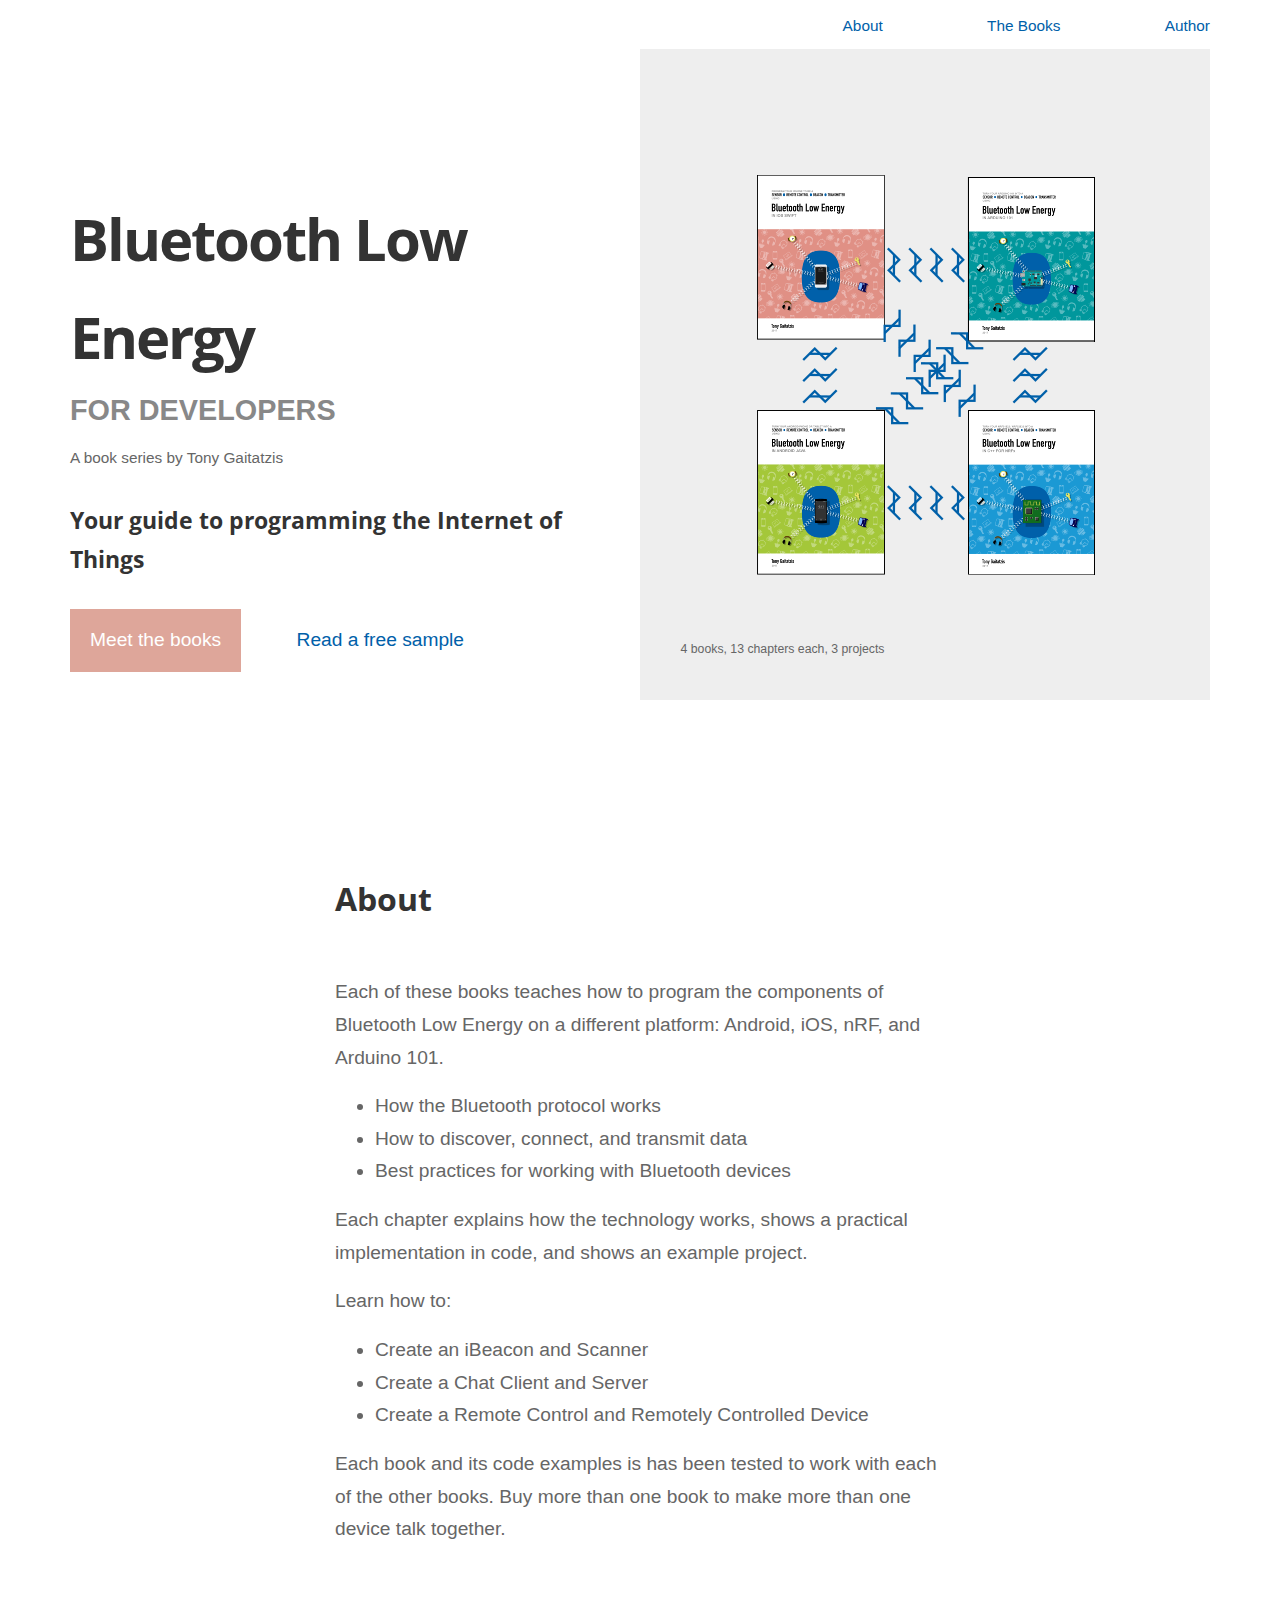
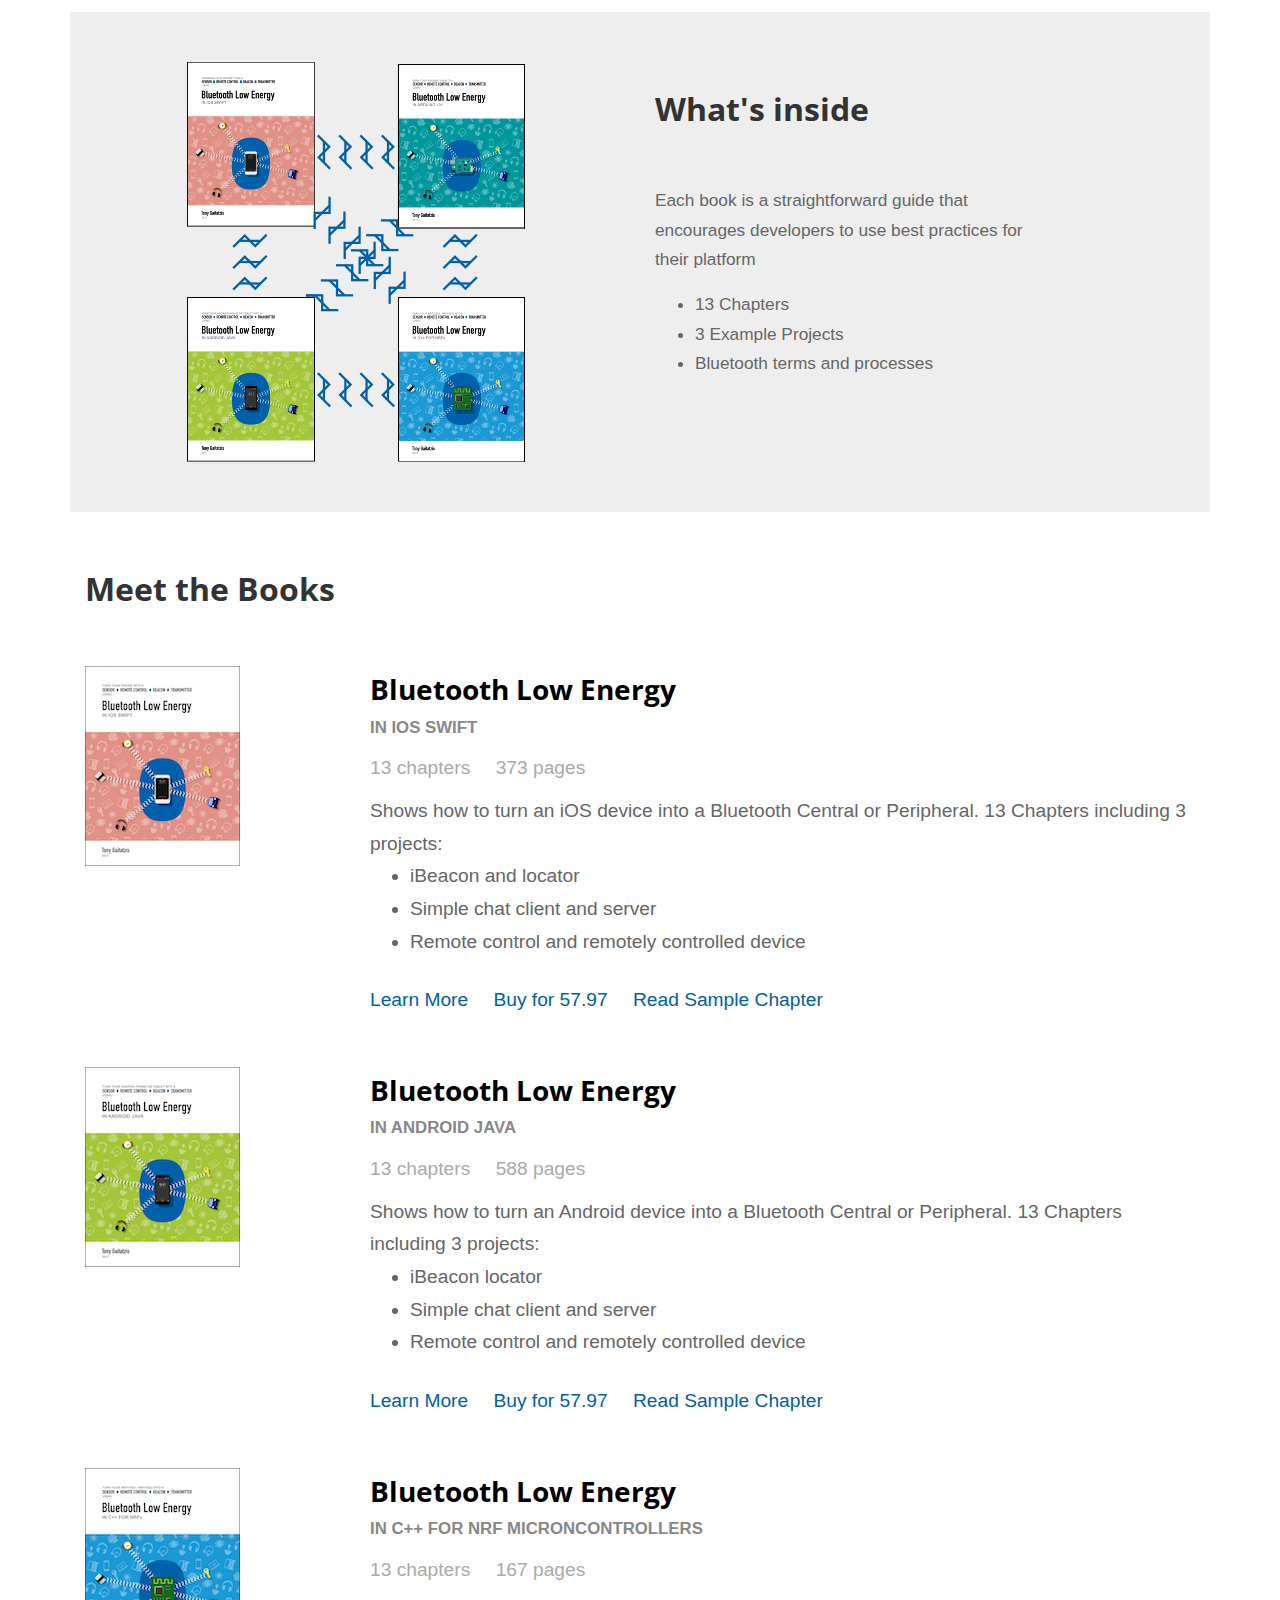
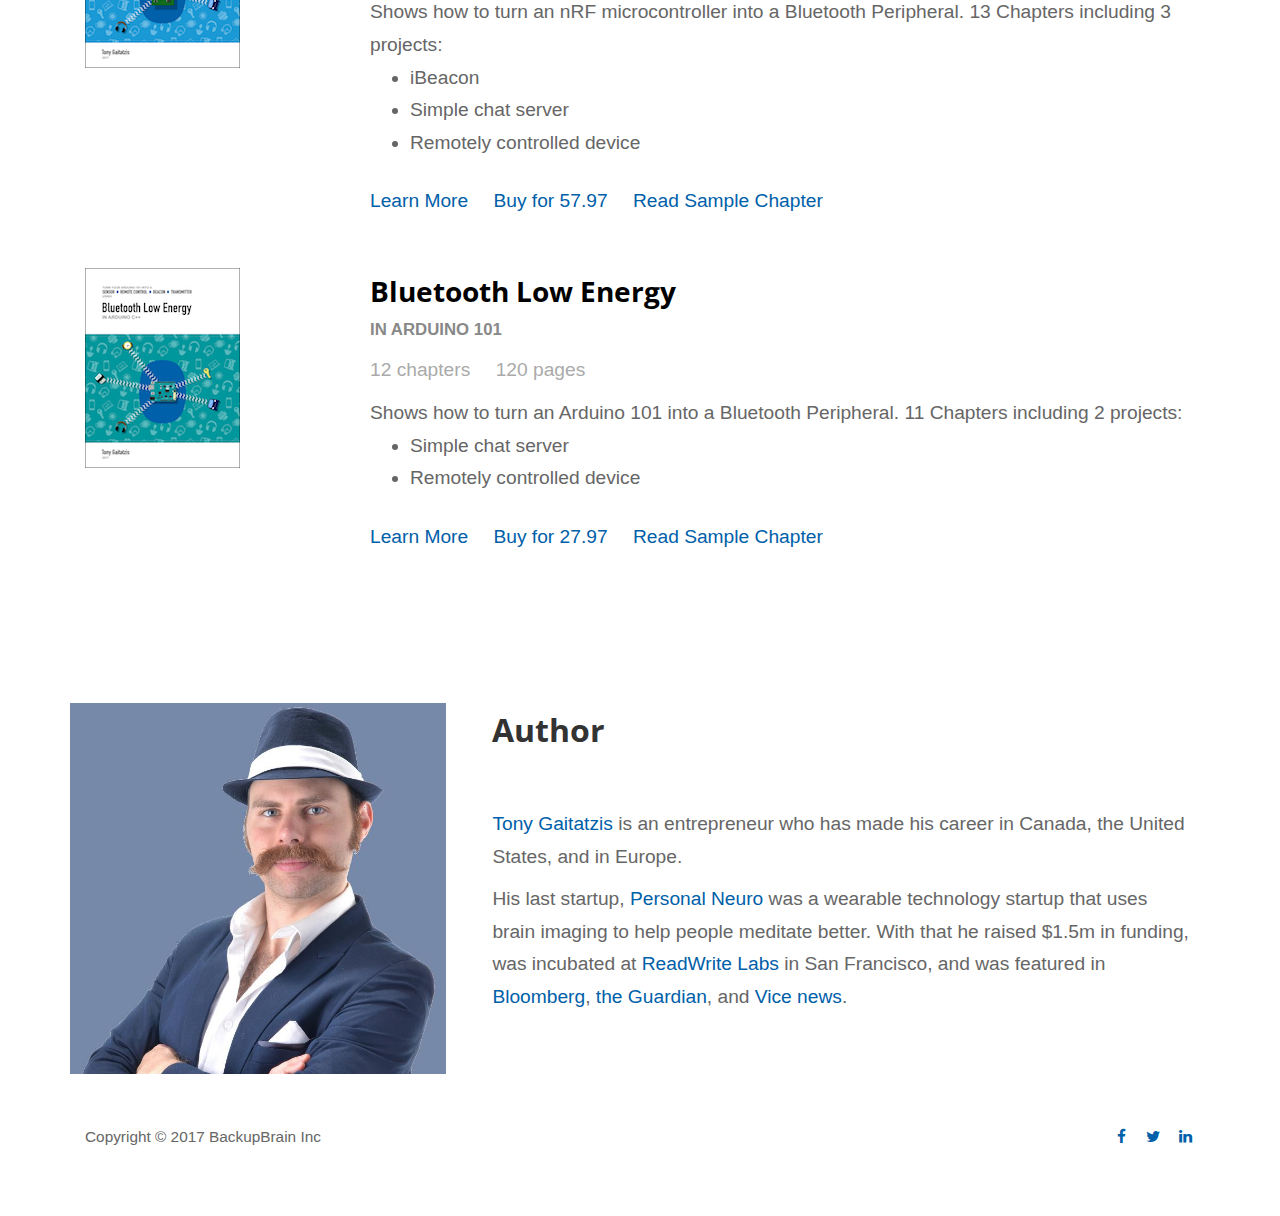
<file: index.htm>
<!DOCTYPE html>
<html lang="en">
<head>
	<meta charset="utf-8">
	<meta content="no-store" http-equiv="Cache-Control">
	<meta name="viewport" content="width=device-width, initial-scale=1, shrink-to-fit=no">
	<title>Bluetooth Low Energy Books</title>
	<meta name="author" content="BackupBrain.org">
	<link rel="stylesheet" href="https://fonts.googleapis.com/icon?family=Material+Icons">
	<link rel="stylesheet" href="https://cdnjs.cloudflare.com/ajax/libs/font-awesome/4.7.0/css/font-awesome.css">
	<link rel="stylesheet" href="https://fonts.googleapis.com/css?family=Raleway:400,400i,500,700,900">
	<link rel="stylesheet" href="https://maxcdn.bootstrapcdn.com/bootstrap/4.0.0-beta/css/bootstrap.min.css">
	<script src="https://ajax.googleapis.com/ajax/libs/jquery/3.2.1/jquery.min.js"></script>
	<link rel="stylesheet" media="only screen and (max-width: 600px)"	href="assets/styles/mobile.css">
	<link rel="stylesheet" media="only screen and (min-width: 601px)" href="assets/styles/screen.css">
	<link rel="stylesheet" href="assets/styles/common.css">
	<link type="text/css" rel="stylesheet" href="https://checkout.stripe.com/v3/checkout/button-qpwW2WfkB0oGWVWIASjIOQ.css">
	<script src="assets/scripts/book-website.js"></script>
	<!-- Google Tag Manager -->
	<script>(function(w,d,s,l,i){w[l]=w[l]||[];w[l].push({'gtm.start':
	new Date().getTime(),event:'gtm.js'});var f=d.getElementsByTagName(s)[0],
	j=d.createElement(s),dl=l!='dataLayer'?'&l='+l:'';j.async=true;j.src=
	'https://www.googletagmanager.com/gtm.js?id='+i+dl;f.parentNode.insertBefore(j,f);
	})(window,document,'script','dataLayer','GTM-TLJZKNQ');</script>
	<!-- End Google Tag Manager -->

	<!-- Facebook Metadata -->
	<meta property="og:url"                content="http://bluetoothlowenergy.co" />
	<meta property="og:type"               content="book" />
	<meta property="og:title"              content="Bluetooth Low Energy Programming Books" />
	<meta property="og:description"        content="Your guide to programming the Internet of Things" />
	<meta property="og:image"              content="assets/images/books-full.png" />

	<!-- JSON-LD markup generated by Google Structured Data Markup Helper. -->
	<script type="application/ld+json">
	[
		{
			"@context" : "http://schema.org",
			"@type" : "Book",
			"name" : "Bluetooth Low Energy in Android Java",
			"image" : "http://bluetoothlowenergy.co/assets/images/books/cover-android-small.png",
				"description": "Learn how to turn your Android into a control panel for the Internet of Things",
			"author" : {
				"@type" : "Person",
				"name" : "Tony Gaitatzis"
			},
			"datePublished" : "2017-11-15",
			"publisher" : {
				"@type" : "Organization",
				"name" : "BackupBrain"
			},
			"inLanguage" : "English",
			"bookFormat": {
				"@type": "EBook"
			},
			"genre" : "http://vocab.getty.edu/aat/300054641",
			"isbn" : "978-1-7751280-1-4",
			"aggregateRating" : {
				"@type" : "AggregateRating",
				"ratingValue" : "4.7",
				"bestRating" : "5",
				"ratingCount" : "32"
			},
			"offers": {
				"@type": "Offer",
				"priceCurrency": "USD",
				"price": "57.97",
				"itemCondition": "http://schema.org/NewCondition",
				"availability": "http://schema.org/InStock"
			}
		},
		{
			"@context" : "http://schema.org",
			"@type" : "Book",
			"name" : "Bluetooth Low Energy in Arduino 101",
			"image" : "http://bluetoothlowenergy.co/assets/images/books/cover-arduino-small.png",
				"description": "Learn how to turn your Arduino into an enchanted Internet of Things device",
			"author" : {
				"@type" : "Person",
				"name" : "Tony Gaitatzis"
			},
			"datePublished" : "2017-11-15",
			"publisher" : {
				"@type" : "Organization",
				"name" : "BackupBrain"
			},
			"inLanguage" : "English",
			"bookFormat": {
				"@type": "EBook"
			},
			"genre" : "http://vocab.getty.edu/aat/300054641",
			"isbn" : "978-1-7751280-2-1",
			"aggregateRating" : {
				"@type" : "AggregateRating",
				"ratingValue" : "4.7",
				"bestRating" : "5",
				"ratingCount" : "32"
			},
			"offers": {
				"@type": "Offer",
				"priceCurrency": "USD",
				"price": "27.97",
				"itemCondition": "http://schema.org/NewCondition",
				"availability": "http://schema.org/InStock"
			}
		},
		{
			"@context" : "http://schema.org",
			"@type" : "Book",
			"name" : "Bluetooth Low Energy in iOS Swift",
			"image" : "http://bluetoothlowenergy.co/assets/images/books/cover-arduino-small.png",
				"description": "Learn how to turn your iPhone into a control panel for the Internet of Things, an iBeacon, and more.",
			"author" : {
				"@type" : "Person",
				"name" : "Tony Gaitatzis"
			},
			"datePublished" : "2017-11-15",
			"publisher" : {
				"@type" : "Organization",
				"name" : "BackupBrain"
			},
			"inLanguage" : "English",
			"bookFormat": {
				"@type": "EBook"
			},
			"genre" : "http://vocab.getty.edu/aat/300054641",
			"isbn" : "978-1-7751280-0-7",
			"aggregateRating" : {
				"@type" : "AggregateRating",
				"ratingValue" : "4.7",
				"bestRating" : "5",
				"ratingCount" : "32"
			},
			"offers": {
				"@type": "Offer",
				"priceCurrency": "USD",
				"price": "57.97",
				"itemCondition": "http://schema.org/NewCondition",
				"availability": "http://schema.org/InStock"
			}
		},
		{
			"@context" : "http://schema.org",
			"@type" : "Book",
			"name" : "Bluetooth Low Energy in C++ for nRF Microcontrollers",
			"image" : "http://bluetoothlowenergy.co/assets/images/books/cover-arduino-small.png",
				"description": "Learn how to turn an nRF microchip into an enchanted Internet of Things device.",
			"author" : {
				"@type" : "Person",
				"name" : "Tony Gaitatzis"
			},
			"datePublished" : "2017-11-15",
			"publisher" : {
				"@type" : "Organization",
				"name" : "BackupBrain"
			},
			"inLanguage" : "English",
			"bookFormat": {
				"@type": "EBook"
			},
			"genre" : "http://vocab.getty.edu/aat/300054641",
			"isbn" : "978-1-7751280-3-8",
			"aggregateRating" : {
				"@type" : "AggregateRating",
				"ratingValue" : "4.7",
				"bestRating" : "5",
				"ratingCount" : "32"
			},
			"offers": {
				"@type": "Offer",
				"priceCurrency": "USD",
				"price": "57.97",
				"itemCondition": "http://schema.org/NewCondition",
				"availability": "http://schema.org/InStock"
			}
		}
	]
</script>
</head>
<body id="book-ios" class="book purchase">
	<!-- Google Tag Manager (noscript) -->
	<noscript><iframe src="https://www.googletagmanager.com/ns.html?id=GTM-TLJZKNQ"
	height="0" width="0" style="display:none;visibility:hidden"></iframe></noscript>
	<!-- End Google Tag Manager (noscript) -->

	<div id="accessibilty-links">
		<a href="#top-navigation">Skip to Main Navigation</a>
		<a href="#main-contunt">Skip to Main Content</a>
	</div>
	<nav>
		<div class="container">
			<ul>
				<li id="menu-about">
					<a href="#about">About</a>
				</li>
				<!--li id="menu-reviews">
					<a href="#reviews">Reviews</a>
				</li-->
				<li id="menu-meet-books">
					<a href="#meet-books">The Books</a>
				</li>
				<li id="menu-author">
					<a href="#author">Author</a>
				</li>
			</ul>
		</div>
	</nav>
	<header id="top">
		<div class="container">
			<div class="row">
				<div class="title col-md-6">
					<h1>Bluetooth Low Energy</h1>
					<div class="subtitle">for developers</div>
					<div class="author">
						A book series by <span class="name">Tony Gaitatzis</span>
					</div>
					<div class="description">
						Your guide to programming the Internet of Things
					</div>
					<div class="calls-to-action">

						
						<a class="button" href="#meet-books">Meet the books</a>
						<a id="free-chapter" href="downloads/chapters/Bluetooth Low Energy in iOS Swift Free Chapter.pdf" id="read-sample">Read a free sample</a>
					</div>
				</div>
				<div class="book-preview col-md-6">
					<img class="books" src="assets/images/books.png" alt="Book sneek peak" />
					<div class="book-info row">
						<div class="stats col-md-6">
							4 books, 13 chapters each, 3 projects
						</div>
						<!--div class="purchase-options col-md-6">
							<a id="format-pdf" class="book-format" href="#buy">PDF</a>
							<a id="format-epub" class="book-format" href="#buy">ePUB</a>
						</div-->
					</div>
				</div>
			</div>
		</div>
	</header>
	<section id="main-content">
		<article class="container" id="about">
			<h2>About</h2>
			<p>
				Each of these books teaches how to program the components of
				Bluetooth Low Energy on a different platform:  
				Android, iOS, nRF, and Arduino 101.
			</p>
			<ul>
				<li>How the Bluetooth protocol works</li>
				<li>How to discover, connect, and transmit data</li>
				<li>Best practices for working with Bluetooth devices</li>
			</ul>
			<p>Each chapter explains how the technology works, shows a practical
			implementation in code, and shows an example project.</p>
			<p>Learn how to:</p>
			<ul>
				<li>Create an iBeacon and Scanner</li>
				<li>Create a Chat Client and Server</li>
				<li>Create a Remote Control and Remotely Controlled Device</li>
			</ul>
			<p>
				Each book and its code examples is has been tested to work with 
				each of the other books.  Buy more than one book to make more than 
				one device talk together.
			</p>
		</article>
		<article id="whats-inside" class="container">
			<div class="row">
				<div class="book-preview col-md-6">
					<img class="books" src="assets/images/books.png" alt="Book sneek peak" />
				</div>
				<div class="description col-md-6">
					<h2>What's inside</h2>
					<p>Each book is a straightforward guide that encourages developers to use
					best practices for their platform</p>
					<ul>
						<li>13 Chapters</li>
						<li>3 Example Projects</li>
						<li>Bluetooth terms and processes</li>
					</ul>
				</div>
			</div>
		</article>

		<article class="container" id="meet-books">
			<h2>Meet the Books</h2>

			<div class="book ios">
				<div class="row">
					<div class="col-md-3">
						<a href="ios/" title="Learn More"><img 
							class="book" 
							src="assets/images/books/cover-ios-small.png" 
							alt="Book Preview" /></a>
					</div>
					<div class="col-md-9">
						<h3><a href="ios/">Bluetooth Low Energy 
							<span class="subtitle">in iOS Swift</span></a></h3>
						<div class="stats">
							<ul>
								<li>13 chapters</li>
								<li>373 pages</li>
							</ul>
						</div>
						<div class="description">
							Shows how to turn an iOS device into a Bluetooth 
							Central or Peripheral.  13 Chapters including 3 
							projects:
							<ul>
								<li>iBeacon and locator</li>
								<li>Simple chat client and server</li>
								<li>Remote control and remotely controlled device</li>
							</ul>
						</div>
						<div class="calls-to-action">
							<ul>
								<li><a href="ios/">Learn More</a></li>
								<li><a href="https://gum.co/ble-ios-book">Buy for 57.97</a></li>
								<li><a href="downloads/chapters/Bluetooth Low Energy in iOS Swift Free Chapter.pdf">Read Sample Chapter</a></li>
							</ul>
						</div>
					</div>
				</div>
			</div>

			<div class="book android">
				<div class="row">
					<div class="col-md-3">
						<a href="android/" title="Learn More"><img 
							class="book" 
							src="assets/images/books/cover-android-small.png" 
							alt="Book Preview" /></a>
					</div>
					<div class="col-md-9">
						<h3><a href="android/">Bluetooth Low Energy 
							<span class="subtitle">in Android Java</span></a></h3>
						<div class="stats">
							<ul>
								<li>13 chapters</li>
								<li>588 pages</li>
							</ul>
						</div>
						<div class="description">
							Shows how to turn an Android device into a Bluetooth 
							Central or Peripheral.  13 Chapters including 3 
							projects:
							<ul>
								<li>iBeacon locator</li>
								<li>Simple chat client and server</li>
								<li>Remote control and remotely controlled device</li>
							</ul>
						</div>
						<div class="calls-to-action">
							<ul>
								<li><a href="android/">Learn More</a></li>
								<li><a href="https://gum.co/ble-android-book">Buy for 57.97</a></li>
								<li><a href="downloads/chapters/Bluetooth Low Energy in Android Java Free Chapter.pdf">Read Sample Chapter</a></li>
							</ul>
						</div>
					</div>
				</div>
			</div>

			<div class="book nrf">
				<div class="row">
					<div class="col-md-3">
						<a href="nrf/" title="Learn More"><img 
							class="book" 
							src="assets/images/books/cover-nrf-small.png" 
							alt="Book Preview" /></a>
					</div>
					<div class="col-md-9">
						<h3><a href="nrf/">Bluetooth Low Energy 
							<span class="subtitle">in C++ for nRF Microncontrollers</span></a></h3>
						<div class="stats">
							<ul>
								<li>13 chapters</li>
								<li>167 pages</li>
							</ul>
						</div>
						<div class="description">
							Shows how to turn an nRF microcontroller into a 
							Bluetooth Peripheral.  13 Chapters including 3 
							projects:
							<ul>
								<li>iBeacon</li>
								<li>Simple chat server</li>
								<li>Remotely controlled device</li>
							</ul>
						</div>
						<div class="calls-to-action">
							<ul>
								<li><a href="nrf/">Learn More</a></li>
								<li><a href="https://gum.co/ble-nrf-book">Buy for 57.97</a></li>
								<li><a href="downloads/chapters/Bluetooth Low Energy in C++ for nRF Microcontrollers Free Chapter.pdf">Read Sample Chapter</a></li>
							</ul>
						</div>
					</div>
				</div>
			</div>

			<div class="book arduino">
				<div class="row">
					<div class="col-md-3">
						<a href="arduino/" title="Learn More"><img 
							class="book" 
							src="assets/images/books/cover-arduino-small.png" 
							alt="Book Preview" /></a>
					</div>
					<div class="col-md-9">
						<h3><a href="arduino/">Bluetooth Low Energy 
							<span class="subtitle">in Arduino 101</span></a></h3>
						<div class="stats">
							<ul>
								<li>12 chapters</li>
								<li>120 pages</li>
							</ul>
						</div>
						<div class="description">
							Shows how to turn an Arduino 101 into a 
							Bluetooth Peripheral.  11 Chapters including 2 
							projects:
							<ul>
								<li>Simple chat server</li>
								<li>Remotely controlled device</li>
							</ul>
						</div>
						<div class="calls-to-action">
							<ul>
								<li><a href="arduino/">Learn More</a></li>
								<li><a href="https://gum.co/ble-arduino-book">Buy for 27.97</a></li>
								<li><a href="downloads/chapters/Bluetooth Low Energy in Arduino 101 Free Chapter.pdf">Read Sample Chapter</a></li>
							</ul>
						</div>
					</div>
				</div>
			</div>
		</article>
		<!--article class="container" id="reviews">
			<h2>Reviews</h2>
			<div class="review">
				<div class="quote">
					This book helped me understand the fundamentals of 
					Bluetooth Low Energy, and to put them into practice in my startup.
					I was able to go from zero to MVP in a matter of days.
				</div>
				<div class="author">
					<div class="headshot"><img alt="" src=""></div>
					<div class="name">John Doe</div>
					<div class="title">Some company</div>
				</div>
			</div>
		</article-->
		<article class="container" id="author">
			<h2>Author</h2>
			<div class="description">
				<a href="http://tonygaitatzis.com">
					Tony Gaitatzis
				</a>
				is an entrepreneur who has made his career in Canada,
				the United States, and in Europe. 
			</div>
			<div class="description">
				His last startup, 
				<a href="http://personalneuro.com">
					Personal Neuro
				</a>
				was a wearable technology startup that uses brain imaging to 
				help people meditate better.	With that he raised $1.5m in funding,
				was incubated at 
				<a href="https://readwritelabs.com">
					ReadWrite Labs
				</a>
				in San Francisco, and was featured in
				<a href="http://www.bloomberg.com/news/features/2015-07-14/a-week-inside-a-hacker-hostel">
					Bloomberg</a>, 
				<a href="https://www.theguardian.com/technology/2014/aug/17/silicon-valley-the-truth-about-living-with-the-it-crowd">
					the Guardian</a>, and 
				<a href="https://video.vice.com/en-nz/video/the-real-silicon-valley/5759c866ec93e7517b2761e4">
					Vice news</a>.
			</div>
		</article>
		<!--article class="container" id="extras">
			<h2>Extras<span class="asterisk">*</span></h2>
			<div class="description">
				This book also comes with extra resources to help you get your
				Bluetooth Low Energy project off the ground:
			</div>
			<ul>
				<li>How to talk about the Internet of Things with your boss</li>
				<li>Free email updates</li>
			</ul>
			<div class="fineprint">
				<span class="asterisk">*</span>
				When you buy the book
			</div>
		</article>-->
	</section>
	<footer class="">
		<div class="container">
			<div class="row">
				<div class=" col-md-6 copyright">
					Copyright &copy; 2017 BackupBrain Inc
				</div>
				<div class="col-md-6 social-sharing">
					<ul class="social-media-links">
						<li class="list-inline-item">
							<a title="Share on Facebook" href="https://www.facebook.com/sharer.php?u=https%3A%2F%2Fbluetoothlowenergy.co">
							<i class="fa fa-fw fa-facebook"></i>
						</a>
						</li>
						<li class="list-inline-item">
							<a title="Share on Twitter" href="https://twitter.com/intent/tweet?url=https%3A%2F%2Fbluetoothlowenergy.co&text=Learn+to+program+bluetooth+low+energy+on+iOS%2C+Android%2C+nRF%2C+and+Arduino+with+these+handy+ebooks&hashtags=bluetoothlowenergy,programming">
							<i class="fa fa-fw fa-twitter"></i>
						</a>
						</li>
						<li class="list-inline-item">
							<a title="Share on LinkedIn" href="https://www.linkedin.com/shareArticle?mini=true&url=https%3A%2F%2Fbluetoothlowenergy.co&title=Learn to Program Bluetooth Low Energy&summary=Learn+to+program+bluetooth+low+energy+on+iOS%2C+Android%2C+nRF%2C+and+Arduino+with+these+handy+ebooks&source=Bluetooth Low Energy Books">
							<i class="fa fa-fw fa-linkedin"></i>
						</a>
						</li>
					</ul>
				</div>
			</div>
		</div>
	</footer>
</body>
</html>
</file>
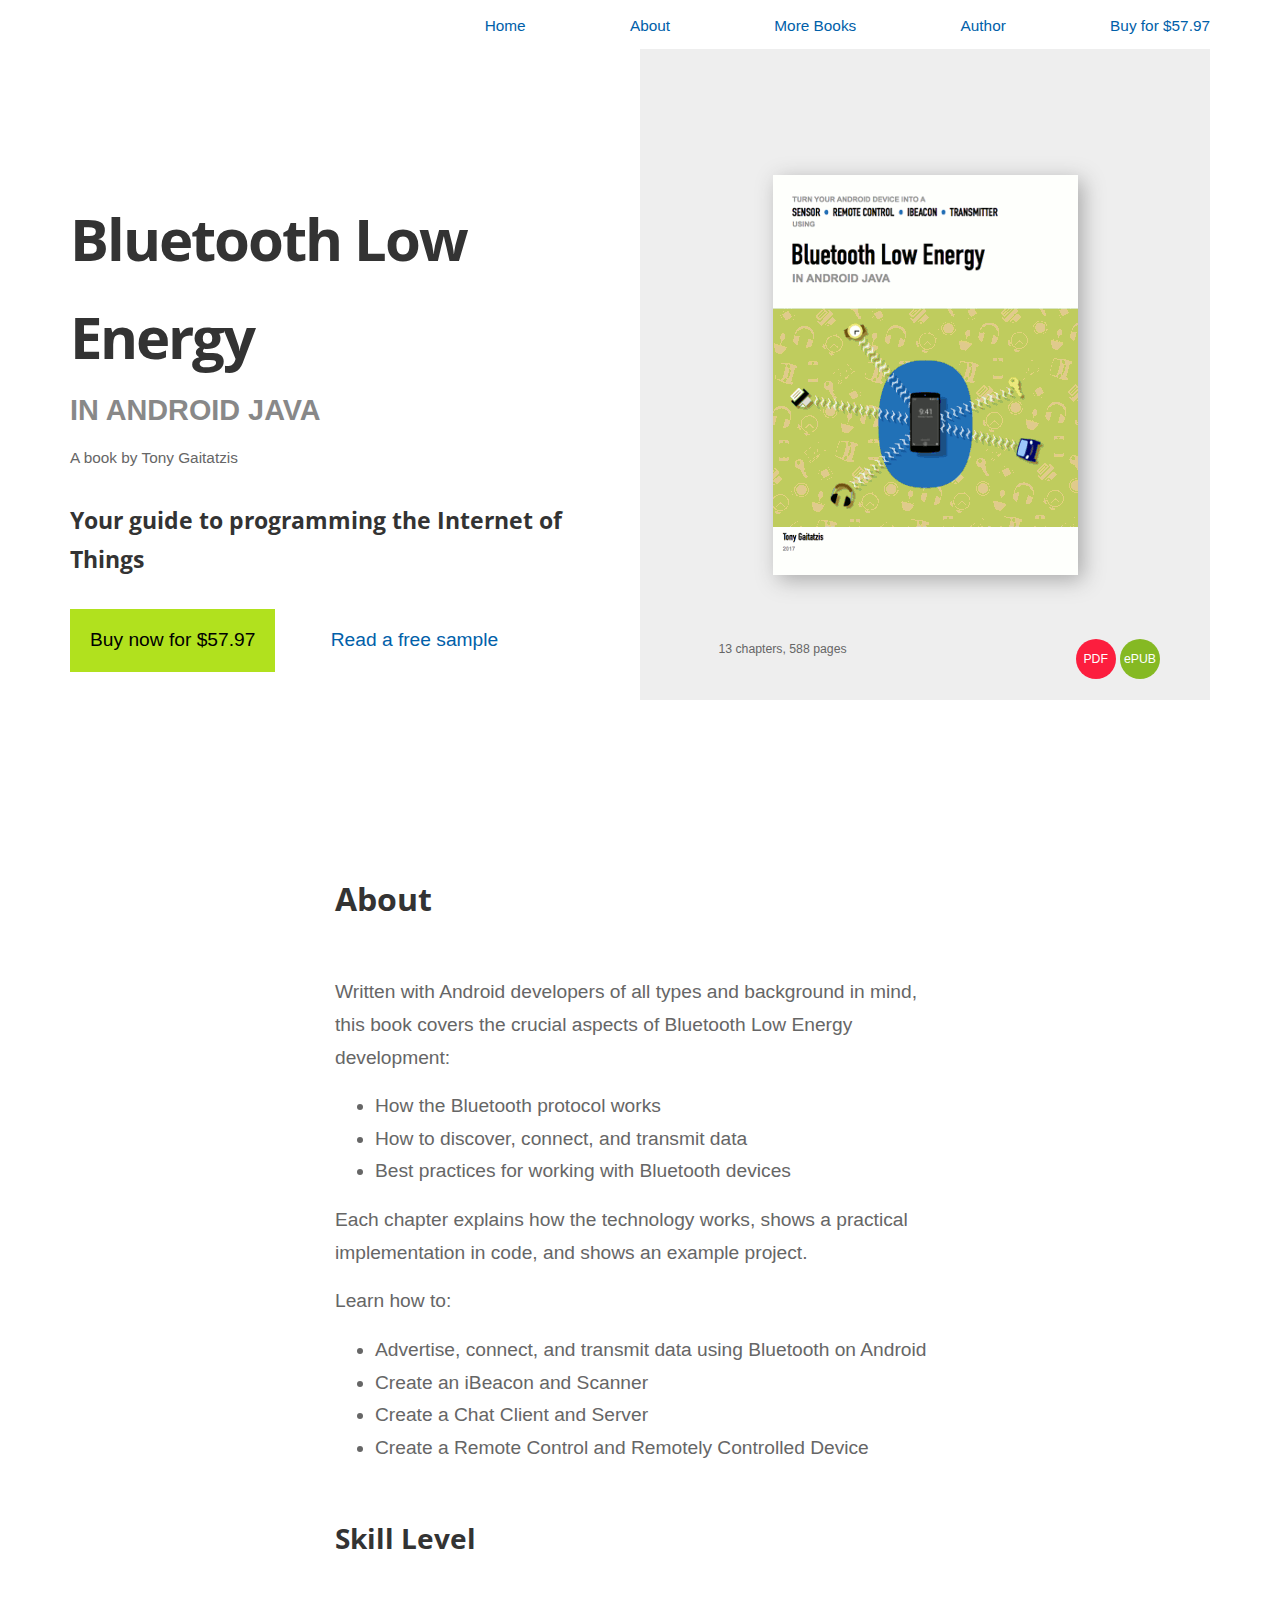
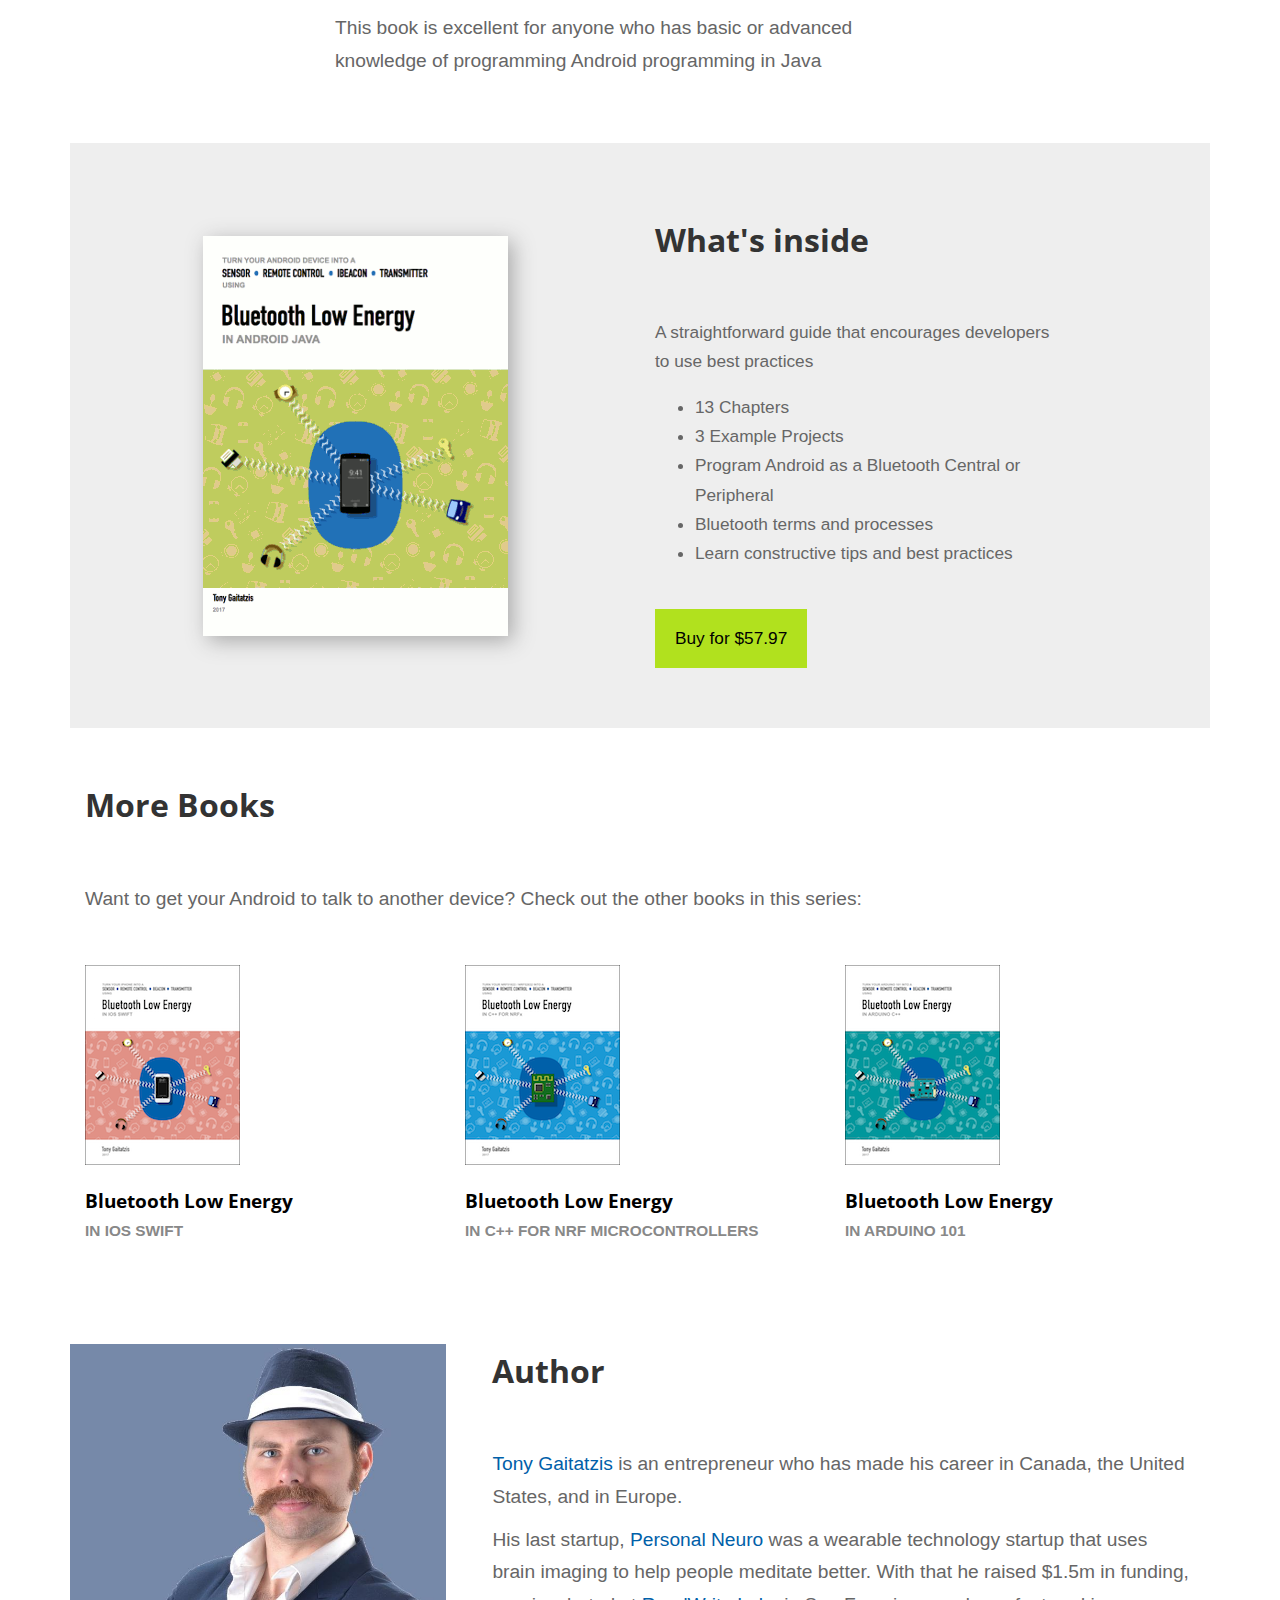
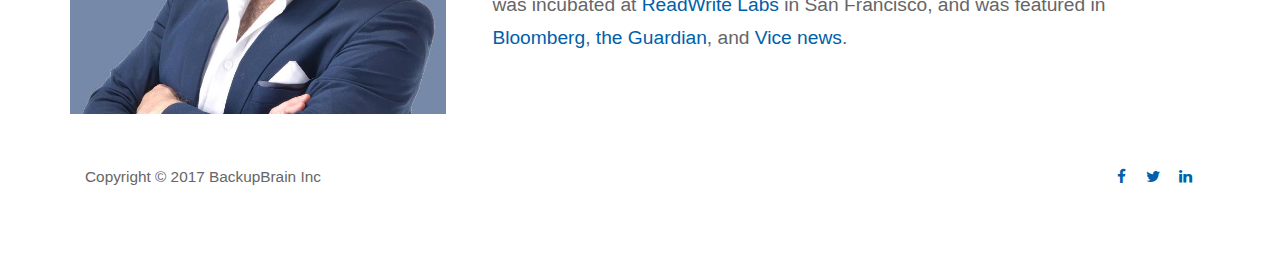
<file: android/index.htm>
<!DOCTYPE html>
<html lang="en">
<head>
	<meta charset="utf-8">
	<meta content="no-store" http-equiv="Cache-Control">
	<meta name="viewport" content="width=device-width, initial-scale=1, shrink-to-fit=no">
	<title>Join the ReadWrite Club</title>
	<meta name="author" content="BackupBrain.org">
	<link rel="stylesheet" href="https://fonts.googleapis.com/icon?family=Material+Icons">
	<link rel="stylesheet" href="https://cdnjs.cloudflare.com/ajax/libs/font-awesome/4.7.0/css/font-awesome.css">
	<link rel="stylesheet" href="https://fonts.googleapis.com/css?family=Raleway:400,400i,500,700,900">
	<link rel="stylesheet" href="https://maxcdn.bootstrapcdn.com/bootstrap/4.0.0-beta/css/bootstrap.min.css">
	<script src="https://ajax.googleapis.com/ajax/libs/jquery/3.2.1/jquery.min.js"></script>
	<link rel="stylesheet" media="only screen and (max-width: 600px)"	href="../assets/styles/mobile.css">
	<link rel="stylesheet" media="only screen and (min-width: 601px)" href="../assets/styles/screen.css">
	<link rel="stylesheet" href="../assets/styles/common.css">
	<link type="text/css" rel="stylesheet" href="https://checkout.stripe.com/v3/checkout/button-qpwW2WfkB0oGWVWIASjIOQ.css">
	<script src="../assets/scripts/book-website.js"></script>
	<!-- Google Tag Manager -->
	<script>(function(w,d,s,l,i){w[l]=w[l]||[];w[l].push({'gtm.start':
	new Date().getTime(),event:'gtm.js'});var f=d.getElementsByTagName(s)[0],
	j=d.createElement(s),dl=l!='dataLayer'?'&l='+l:'';j.async=true;j.src=
	'https://www.googletagmanager.com/gtm.js?id='+i+dl;f.parentNode.insertBefore(j,f);
	})(window,document,'script','dataLayer','GTM-TLJZKNQ');</script>
	<!-- End Google Tag Manager -->

	<!-- Facebook Metadata -->
	<meta property="og:url"								content="http://bluetoothlowenergy.co/android/" />
	<meta property="og:type"							 content="book" />
	<meta property="og:title"							content="Bluetooth Low Energy in Android Java" />
	<meta property="og:description"				content="Learn to program Bluetooth Low Energy on your Android in under a week." />
	<meta property="og:image"							content="../assets/images/books/cover-android-full.png" />


	<!-- JSON-LD markup generated by Google Structured Data Markup Helper. -->
	<script type="application/ld+json">
	{
		"@context" : "http://schema.org",
		"@type" : "Book",
		"name" : "Bluetooth Low Energy in Android Java",
		"image" : "http://bluetoothlowenergy.co/assets/images/books/cover-android-small.png",
			"description": "Learn how to turn your Android into a control panel for the Internet of Things",
		"author" : {
			"@type" : "Person",
			"name" : "Tony Gaitatzis"
		},
		"datePublished" : "2017-11-15",
		"publisher" : {
			"@type" : "Organization",
			"name" : "BackupBrain"
		},
		"inLanguage" : "English",
		"bookFormat": {
			"@type": "EBook"
		},
		"genre" : "http://vocab.getty.edu/aat/300054641",
		"isbn" : "978-1-7751280-1-4",
		"aggregateRating" : {
			"@type" : "AggregateRating",
			"ratingValue" : "4.7",
			"bestRating" : "5",
			"ratingCount" : "32"
		},
		"offers": {
			"@type": "Offer",
			"priceCurrency": "USD",
			"price": "57.97",
			"itemCondition": "http://schema.org/NewCondition",
			"availability": "http://schema.org/InStock"
		}
	}
	</script>
</head>
<body id="book-android" class="book purchase">
	<!-- Google Tag Manager (noscript) -->
	<noscript><iframe src="https://www.googletagmanager.com/ns.html?id=GTM-TLJZKNQ"
	height="0" width="0" style="display:none;visibility:hidden"></iframe></noscript>
	<!-- End Google Tag Manager (noscript) -->
	
	<div id="accessibilty-links">
		<a href="#top-navigation">Skip to Main Navigation</a>
		<a href="#main-contunt">Skip to Main Content</a>
	</div>
	<nav>
		<div class="container">
			<ul>
				<li id="menu-home">
					<a href="../">Home</a>
				</li>
				<li id="menu-about">
					<a href="#about">About</a>
				</li>
				<!--li id="menu-reviews">
					<a href="#reviews">Reviews</a>
				</li-->
				<li id="menu-more-books">
					<a href="#more-books">More Books</a>
				</li>
				<li id="menu-author">
					<a href="#author">Author</a>
				</li>
				<li id="menu-buy">
					<a href="https://gum.co/ble-android-book">Buy for $57.97</a>
				</li>
			</ul>
		</div>
	</nav>
	<header id="top">
		<div class="container">
			<div class="row">
				<div class="title col-md-6">
					<h1>Bluetooth Low Energy</h1>
					<div class="subtitle">in Android Java</div>
					<div class="author">
						A book by <span class="name">Tony Gaitatzis</span>
					</div>
					<div class="description">
						Your guide to programming the Internet of Things
					</div>
					<div class="calls-to-action">

						
						<a class="button" href="https://gum.co/ble-android-book">Buy now for $57.97</a>
						<a id="free-chapter" href="../downloads/chapters/Bluetooth Low Energy in Android Java Free Chapter.pdf" id="read-sample">Read a free sample</a>
					</div>
				</div>
				<div class="book-preview col-md-6">
					<img class="book" src="../assets/images/books/android-book.gif" alt="Book sneak peak" />
					<div class="book-info row">
						<div class="stats col-md-6">
							13 chapters, 588 pages
						</div>
						<div class="purchase-options col-md-6">
							<a id="format-pdf" class="book-format" href="https://gum.co/ble-android-book">PDF</a>
							<a id="format-epub" class="book-format" href="https://gum.co/ble-android-book">ePUB</a>
						</div>
					</div>
				</div>
			</div>
		</div>
	</header>
	<section id="main-content">
		<article class="container" id="about">
			<h2>About</h2>
			<p>
				Written with Android developers of all types and background 
				in mind, this book covers the crucial aspects of 
				Bluetooth Low Energy development:
			</p>
			<ul>
				<li>How the Bluetooth protocol works</li>
				<li>How to discover, connect, and transmit data</li>
				<li>Best practices for working with Bluetooth devices</li>
			</ul>
			<p>
				Each chapter explains how the technology works, 
				shows a practical implementation in code, 
				and shows an example project.
			</p>
			<p>Learn how to:</p>
			<ul>
				<li>Advertise, connect, and transmit data using Bluetooth on Android</li>
				<li>Create an iBeacon and Scanner</li>
				<li>Create a Chat Client and Server</li>
				<li>Create a Remote Control and Remotely Controlled Device</li>
			</ul>
			<h3>Skill Level</h3>
			<p>
				This book is excellent for anyone who has basic or 
				advanced knowledge of programming Android programming in Java
			</p>
		</article>
		<article id="whats-inside" class="container">
			<div class="row">
				<div class="book-preview col-md-6">
					<img class="book" src="../assets/images/books/android-book.gif" alt="Book sneek peak" />
				</div>
				<div class="description col-md-6">
					<h2>What's inside</h2>
					<p>A straightforward guide that encourages developers to use
					best practices</p>
					<ul>
						<li>13 Chapters</li>
						<li>3 Example Projects</li>
						<li>Program Android as a Bluetooth Central or Peripheral</li>
						<li>Bluetooth terms and processes</li>
						<li>Learn constructive tips and best practices</li>
					</ul>
					<div class="calls-to-action">
						<a class="button" href="https://gum.co/ble-android-book">Buy for $57.97</a>
					</div>
				</div>
			</div>
		</article>

		<article class="container" id="more-books">
			<h2>More Books</h2>
			<p>
				Want to get your Android to talk to another device?	
				Check out the other books in this series:
			</p>
			<div class="row book-list">
				<div class="book col-md-4">
					<div class="book-cover">
						<a href="../ios/"><img src="../assets/images/books/cover-ios-small.png" /></a>
					</div>
					<div class="title">
						<a href="../ios/">Bluetooth Low Energy
						<span class="subtitle">in iOS Swift</span></a>
					</div>
				</div>

				<div class="book col-md-4">
					<div class="book-cover">
						<a href="../nrf/"><img src="../assets/images/books/cover-nrf-small.png" /></a>
					</div>
					<div class="title">
						<a href="../nrf/">Bluetooth Low Energy
						<span class="subtitle">in C++ for nRF Microcontrollers</span></a>
					</div>
				</div>

				<div class="book col-md-4">
					<div class="book-cover">
						<a href="../arduino/"><img src="../assets/images/books/cover-arduino-small.png" /></a>
					</div>
					<div class="title">
						<a href="../arduino/">Bluetooth Low Energy
						<span class="subtitle">in Arduino 101</span></a>
					</div>
				</div>
			</div>
		</article>
		<!--article class="container" id="reviews">
			<h2>Reviews</h2>
			<div class="review">
				<div class="quote">
					This book helped me understand the fundamentals of 
					Bluetooth Low Energy, and to put them into practice in my startup.
					I was able to go from zero to MVP in a matter of days.
				</div>
				<div class="author">
					<div class="headshot"><img alt="" src=""></div>
					<div class="name">John Doe</div>
					<div class="title">Some company</div>
				</div>
			</div>
		</article-->
		<article class="container" id="author">
			<h2>Author</h2>
			<div class="description">
				<a href="http://tonygaitatzis.com">
					Tony Gaitatzis
				</a>
				is an entrepreneur who has made his career in Canada,
				the United States, and in Europe. 
			</div>
			<div class="description">
				His last startup, 
				<a href="http://personalneuro.com">
					Personal Neuro
				</a>
				was a wearable technology startup that uses brain imaging to 
				help people meditate better.	With that he raised $1.5m in funding,
				was incubated at 
				<a href="https://readwritelabs.com">
					ReadWrite Labs
				</a>
				in San Francisco, and was featured in
				<a href="http://www.bloomberg.com/news/features/2015-07-14/a-week-inside-a-hacker-hostel">
					Bloomberg</a>, 
				<a href="https://www.theguardian.com/technology/2014/aug/17/silicon-valley-the-truth-about-living-with-the-it-crowd">
					the Guardian</a>, and 
				<a href="https://video.vice.com/en-nz/video/the-real-silicon-valley/5759c866ec93e7517b2761e4">
					Vice news</a>.
			</div>
		</article>
		<!--article class="container" id="extras">
			<h2>Extras<span class="asterisk">*</span></h2>
			<div class="description">
				This book also comes with extra resources to help you get your
				Bluetooth Low Energy project off the ground:
			</div>
			<ul>
				<li>How to talk about the Internet of Things with your boss</li>
				<li>Free email updates</li>
			</ul>
			<div class="fineprint">
				<span class="asterisk">*</span>
				When you buy the book
			</div>
		</article>-->
	</section>
	<footer class="">
		<div class="container">
			<div class="row">
				<div class=" col-md-6 copyright">
					Copyright &copy; 2017 BackupBrain Inc
				</div>
				<div class="col-md-6 social-sharing">
					<ul class="social-media-links">
						<li class="list-inline-item">
							<a title="Share on Facebook" href="https://www.facebook.com/sharer.php?u=https%3A%2F%2Fbluetoothlowenergy.co%2Fandroid">
							<i class="fa fa-fw fa-facebook"></i>
						</a>
						</li>
						<li class="list-inline-item">
							<a title="Share on Twitter" href="https://twitter.com/intent/tweet?url=https%3A%2F%2Fbluetoothlowenergy.co%2Fandroid&text=Learn+to+program+Bluetooth+Low+Energy+on+your+Android+in under+a+week.&hashtags=bluetoothlowenergy,android">
							<i class="fa fa-fw fa-twitter"></i>
						</a>
						</li>
						<li class="list-inline-item">
							<a title="Share on LinkedIn" href="https://www.linkedin.com/shareArticle?mini=true&url=https%3A%2F%2Fbluetoothlowenergy.co%2Fandroid&title=Bluetooth Low Energy in Android Java&summary=Learn+to+program+Bluetooth+Low+Energy+on+your+Android+in+under+a+week.">
							<i class="fa fa-fw fa-linkedin"></i>
						</a>
						</li>
					</ul>
				</div>
			</div>
		</div>
	</footer>
</body>
</html>
</file>
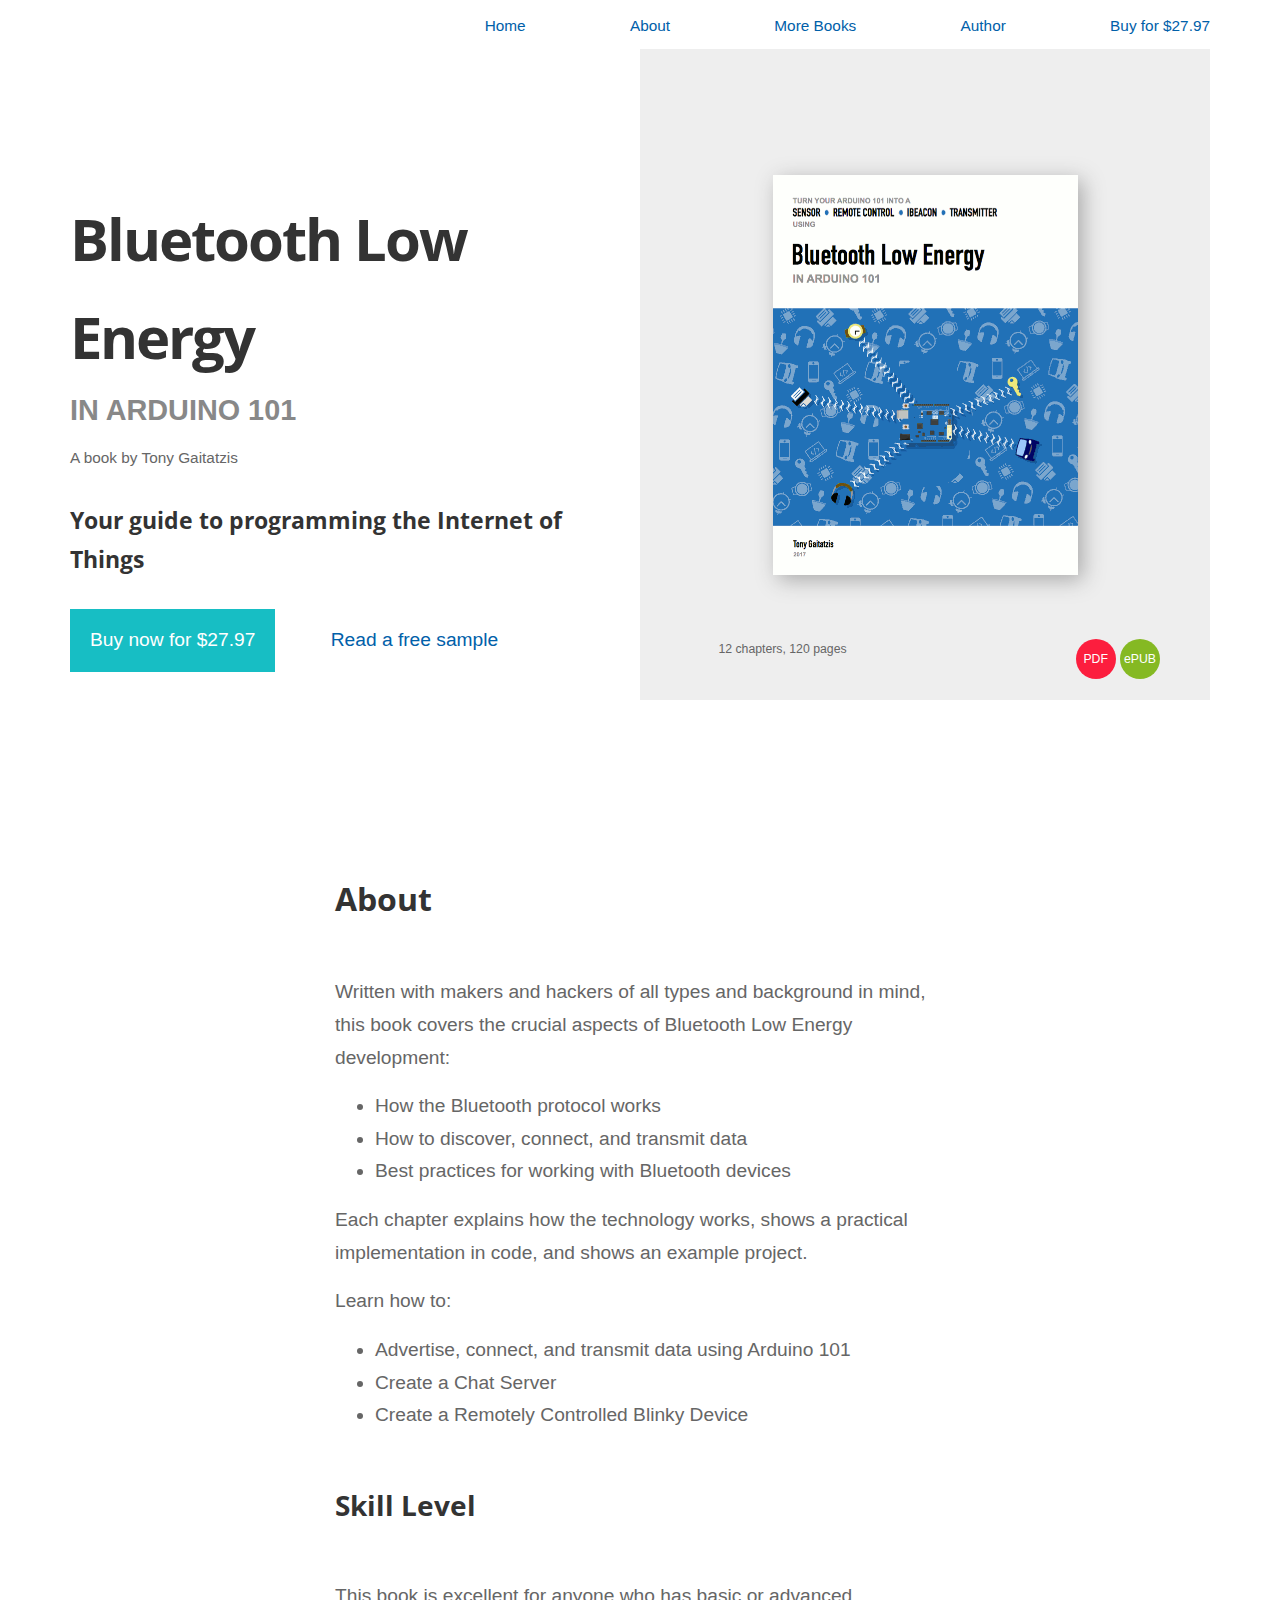
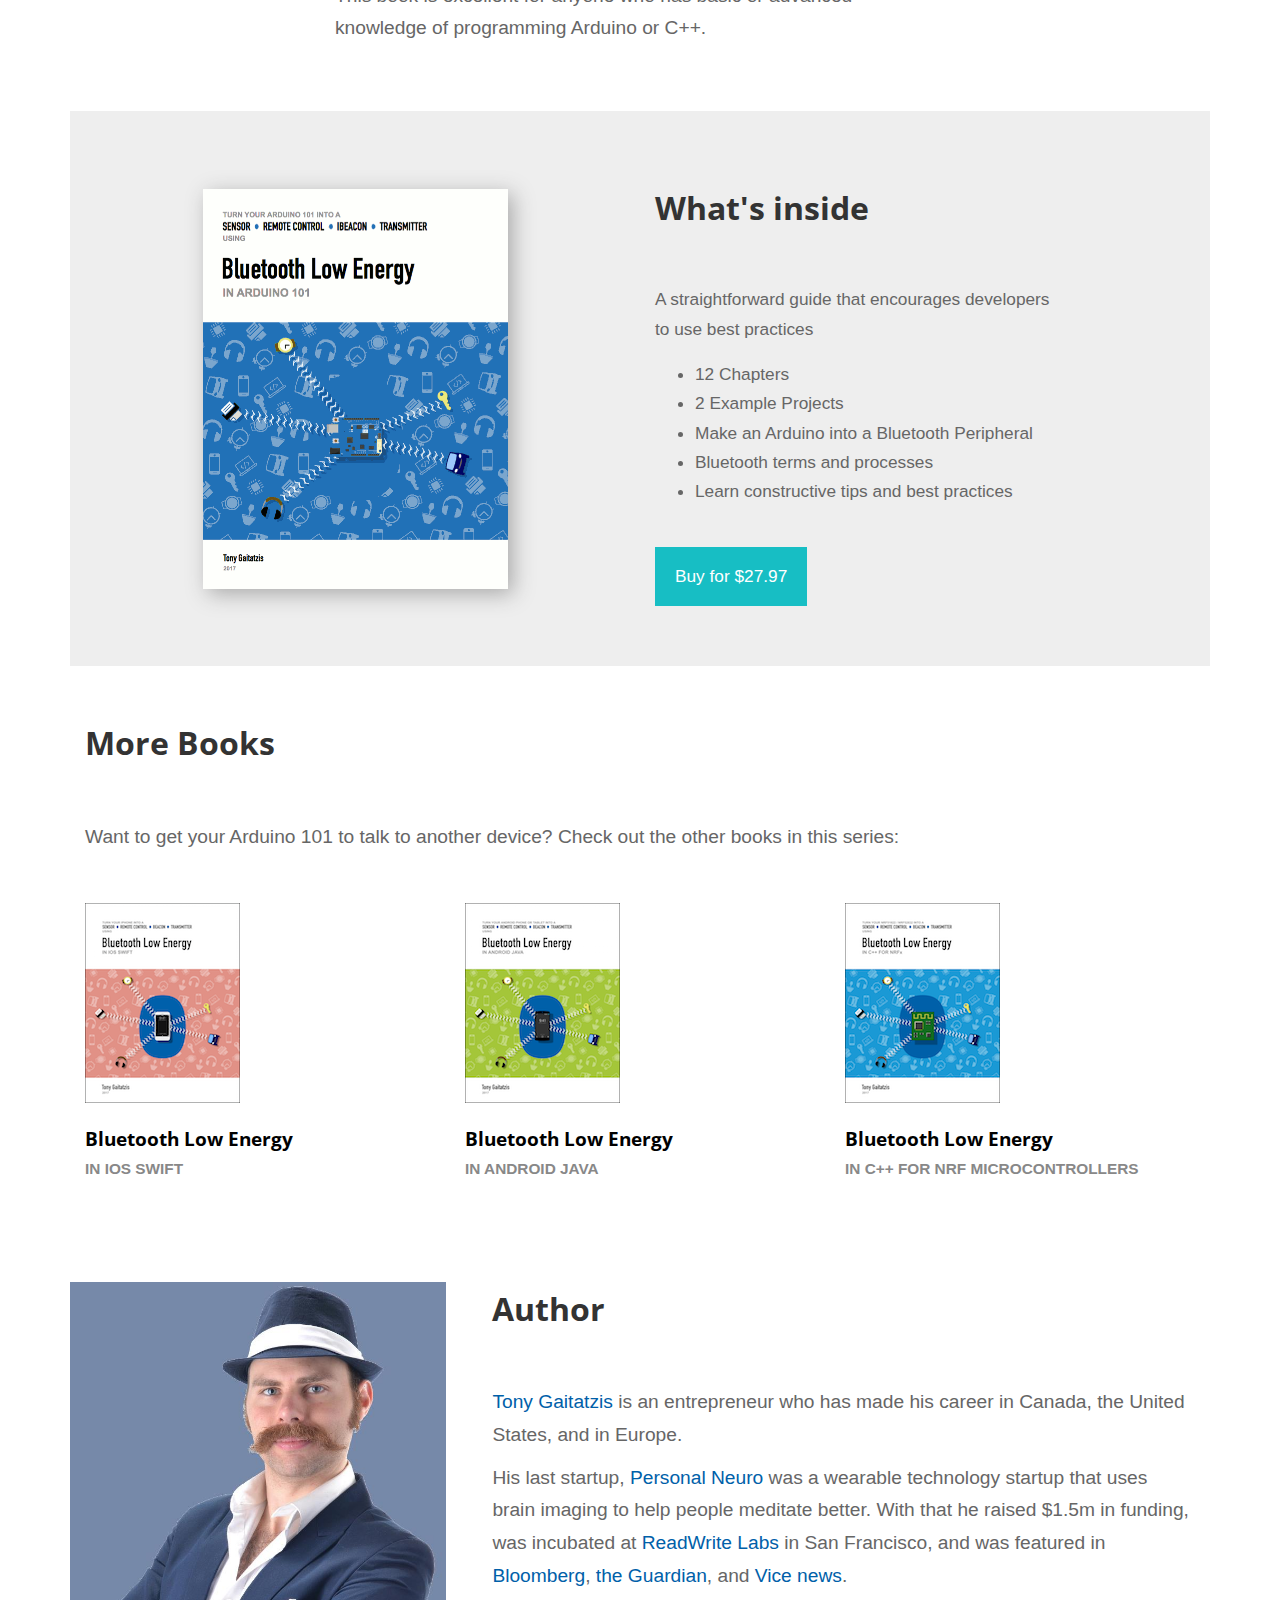
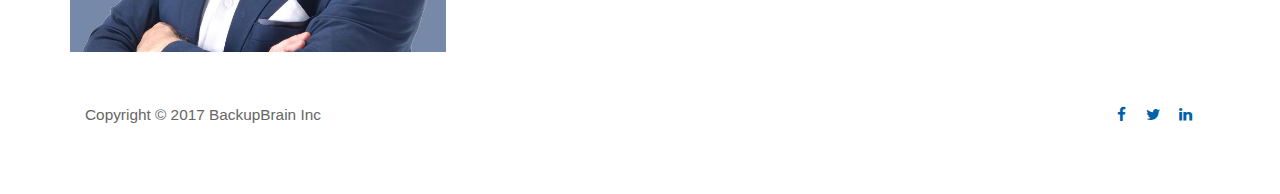
<file: arduino/index.htm>
<!DOCTYPE html>
<html lang="en">
<head>
	<meta charset="utf-8">
	<meta content="no-store" http-equiv="Cache-Control">
	<meta name="viewport" content="width=device-width, initial-scale=1, shrink-to-fit=no">
	<title>Bluetooth Low Energy in Arduino C++</title>
	<meta name="author" content="BackupBrain.org">
	<link rel="stylesheet" href="https://fonts.googleapis.com/icon?family=Material+Icons">
	<link rel="stylesheet" href="https://cdnjs.cloudflare.com/ajax/libs/font-awesome/4.7.0/css/font-awesome.css">
	<link rel="stylesheet" href="https://fonts.googleapis.com/css?family=Raleway:400,400i,500,700,900">
	<link rel="stylesheet" href="https://maxcdn.bootstrapcdn.com/bootstrap/4.0.0-beta/css/bootstrap.min.css">
	<script src="https://ajax.googleapis.com/ajax/libs/jquery/3.2.1/jquery.min.js"></script>
	<link rel="stylesheet" media="only screen and (max-width: 600px)"	href="../assets/styles/mobile.css">
	<link rel="stylesheet" media="only screen and (min-width: 601px)" href="../assets/styles/screen.css">
	<link rel="stylesheet" href="../assets/styles/common.css">
	<link type="text/css" rel="stylesheet" href="https://checkout.stripe.com/v3/checkout/button-qpwW2WfkB0oGWVWIASjIOQ.css">
	<script src="../assets/scripts/book-website.js"></script>
	<!-- Google Tag Manager -->
	<script>(function(w,d,s,l,i){w[l]=w[l]||[];w[l].push({'gtm.start':
	new Date().getTime(),event:'gtm.js'});var f=d.getElementsByTagName(s)[0],
	j=d.createElement(s),dl=l!='dataLayer'?'&l='+l:'';j.async=true;j.src=
	'https://www.googletagmanager.com/gtm.js?id='+i+dl;f.parentNode.insertBefore(j,f);
	})(window,document,'script','dataLayer','GTM-TLJZKNQ');</script>
	<!-- End Google Tag Manager -->

	<!-- Facebook Metadata -->
	<meta property="og:url"                content="http://bluetoothlowenergy.co/arduino/" />
	<meta property="og:type"               content="book" />
	<meta property="og:title"              content="Bluetooth Low Energy in Arduino 101" />
	<meta property="og:description"        content="Learn to make your Arduino 101 speak just a couple days" />
	<meta property="og:image"              content="../assets/images/books/cover-arduino-full.png" />

	<!-- JSON-LD markup generated by Google Structured Data Markup Helper. -->
	<script type="application/ld+json">
	{
		"@context" : "http://schema.org",
		"@type" : "Book",
		"name" : "Bluetooth Low Energy in Arduino 101",
		"image" : "http://bluetoothlowenergy.co/assets/images/books/cover-arduino-small.png",
			"description": "Learn how to turn your Arduino into an enchanted Internet of Things device",
		"author" : {
			"@type" : "Person",
			"name" : "Tony Gaitatzis"
		},
		"datePublished" : "2017-11-15",
		"publisher" : {
			"@type" : "Organization",
			"name" : "BackupBrain"
		},
		"inLanguage" : "English",
		"bookFormat": {
			"@type": "EBook"
		},
		"genre" : "http://vocab.getty.edu/aat/300054641",
		"isbn" : "978-1-7751280-2-1",
		"aggregateRating" : {
			"@type" : "AggregateRating",
			"ratingValue" : "4.7",
			"bestRating" : "5",
			"ratingCount" : "32"
		},
		"offers": {
			"@type": "Offer",
			"priceCurrency": "USD",
			"price": "27.97",
			"itemCondition": "http://schema.org/NewCondition",
			"availability": "http://schema.org/InStock"
		}
	}
	</script>
</head>
<body id="book-arduino" class="book purchase">
	<!-- Google Tag Manager (noscript) -->
	<noscript><iframe src="https://www.googletagmanager.com/ns.html?id=GTM-TLJZKNQ"
	height="0" width="0" style="display:none;visibility:hidden"></iframe></noscript>
	<!-- End Google Tag Manager (noscript) -->
	
	<div id="accessibilty-links">
		<a href="#top-navigation">Skip to Main Navigation</a>
		<a href="#main-contunt">Skip to Main Content</a>
	</div>
	<nav>
		<div class="container">
			<ul>
				<li id="menu-home">
					<a href="../">Home</a>
				</li>
				<li id="menu-about">
					<a href="#about">About</a>
				</li>
				<!--li id="menu-reviews">
					<a href="#reviews">Reviews</a>
				</li-->
				<li id="menu-more-books">
					<a href="#more-books">More Books</a>
				</li>
				<li id="menu-author">
					<a href="#author">Author</a>
				</li>
				<!--li id="menu-extras">
					<a href="#extras">Extras</a>
				</li-->
				<li id="menu-buy">
					<a href="https://gum.co/ble-arduino-book">Buy for $27.97</a>
				</li>
			</ul>
		</div>
	</nav>
	<header id="top">
		<div class="container">
			<div class="row">
				<div class="title col-md-6">
					<h1>Bluetooth Low Energy</h1>
					<div class="subtitle">in Arduino 101</div>
					<div class="author">
						A book by <span class="name">Tony Gaitatzis</span>
					</div>
					<div class="description">
						Your guide to programming the Internet of Things
					</div>
					<div class="calls-to-action">

						
						<a class="button" href="https://gum.co/ble-arduino-book">Buy now for $27.97</a>
						<a id="free-chapter" href="../downloads/chapters/Bluetooth Low Energy in Android Java Free Chapter.pdf" id="read-sample">Read a free sample</a>
					</div>
				</div>
				<div class="book-preview col-md-6">
					<img class="book" src="../assets/images/books/arduino-book.gif" alt="Book sneak peak" />
					<div class="book-info row">
						<div class="stats col-md-6">
							12 chapters, 120 pages
						</div>
						<div class="purchase-options col-md-6">
							<a id="format-pdf" class="book-format" href="https://gum.co/ble-arduino-book">PDF</a>
							<a id="format-epub" class="book-format" href="https://gum.co/ble-arduino-book">ePUB</a>
						</div>
					</div>
				</div>
			</div>
		</div>
	</header>
	<section id="main-content">
		<article class="container" id="about">
			<h2>About</h2>
			<p>
				Written with makers and hackers of all types and background 
				in mind, this book covers the crucial aspects of 
				Bluetooth Low Energy development:
			</p>
			<ul>
				<li>How the Bluetooth protocol works</li>
				<li>How to discover, connect, and transmit data</li>
				<li>Best practices for working with Bluetooth devices</li>
			</ul>
			<p>
				Each chapter explains how the technology works, 
				shows a practical implementation in code, 
				and shows an example project.
			</p>
			<p>Learn how to:</p>
			<ul>
				<li>Advertise, connect, and transmit data using Arduino 101</li>
				<li>Create a Chat Server</li>
				<li>Create a Remotely Controlled Blinky Device</li>
			</ul>
			<h3>Skill Level</h3>
			<p>
				This book is excellent for anyone who has basic or 
				advanced knowledge of programming Arduino or C++.
			</p>
		</article>
		<article id="whats-inside" class="container">
			<div class="row">
				<div class="book-preview col-md-6">
					<img class="book" src="../assets/images/books/arduino-book.gif" alt="Book sneek peak" />
				</div>
				<div class="description col-md-6">
					<h2>What's inside</h2>
					<p>A straightforward guide that encourages developers to use
					best practices</p>
					<ul>
						<li>12 Chapters</li>
						<li>2 Example Projects</li>
						<li>Make an Arduino into a Bluetooth Peripheral</li>
						<li>Bluetooth terms and processes</li>
						<li>Learn constructive tips and best practices</li>
					</ul>
					<div class="calls-to-action">
						<a class="button" href="https://gum.co/ble-arduino-book">Buy for $27.97</a>
					</div>
				</div>
			</div>
		</article>
		<article class="container" id="more-books">
			<h2>More Books</h2>
			<p>
				Want to get your Arduino 101 to talk to another device?  
				Check out the other books in this series:
			</p>
			<div class="row book-list">
				<div class="book col-md-4">
					<div class="book-cover">
						<a href="../ios/"><img src="../assets/images/books/cover-ios-small.png" /></a>
					</div>
					<div class="title">
						<a href="../ios/">Bluetooth Low Energy
						<span class="subtitle">in iOS Swift</span></a>
					</div>
				</div>

				<div class="book col-md-4">
					<div class="book-cover">
						<a href="../android/"><img src="../assets/images/books/cover-android-small.png" /></a>
					</div>
					<div class="title">
						<a href="../android/">Bluetooth Low Energy
						<span class="subtitle">in Android Java</span></a>
					</div>
				</div>

				<div class="book col-md-4">
					<div class="book-cover">
						<a href="../nrf/"><img src="../assets/images/books/cover-nrf-small.png" /></a>
					</div>
					<div class="title">
						<a href="../nrf/">Bluetooth Low Energy
						<span class="subtitle">in C++ for nRF Microcontrollers</span></a>
					</div>
				</div>

			</div>
		</article>
		<!--article class="container" id="reviews">
			<h2>Reviews</h2>
			<div class="review">
				<div class="quote">
					This book helped me understand the fundamentals of 
					Bluetooth Low Energy, and to put them into practice in my startup.
					I was able to go from zero to MVP in a matter of days.
				</div>
				<div class="author">
					<div class="headshot"><img alt="" src=""></div>
					<div class="name">John Doe</div>
					<div class="title">Some company</div>
				</div>
			</div>
		</article-->
		<article class="container" id="author">
			<h2>Author</h2>
			<div class="description">
				<a href="http://tonygaitatzis.com">
					Tony Gaitatzis
				</a>
				is an entrepreneur who has made his career in Canada,
				the United States, and in Europe. 
			</div>
			<div class="description">
				His last startup, 
				<a href="http://personalneuro.com">
					Personal Neuro
				</a>
				was a wearable technology startup that uses brain imaging to 
				help people meditate better.	With that he raised $1.5m in funding,
				was incubated at 
				<a href="https://readwritelabs.com">
					ReadWrite Labs
				</a>
				in San Francisco, and was featured in
				<a href="http://www.bloomberg.com/news/features/2015-07-14/a-week-inside-a-hacker-hostel">
					Bloomberg</a>, 
				<a href="https://www.theguardian.com/technology/2014/aug/17/silicon-valley-the-truth-about-living-with-the-it-crowd">
					the Guardian</a>, and 
				<a href="https://video.vice.com/en-nz/video/the-real-silicon-valley/5759c866ec93e7517b2761e4">
					Vice news</a>.
			</div>
		</article>
		<!--article class="container" id="extras">
			<h2>Extras<span class="asterisk">*</span></h2>
			<div class="description">
				This book also comes with extra resources to help you get your
				Bluetooth Low Energy project off the ground:
			</div>
			<ul>
				<li>How to talk about the Internet of Things with your boss</li>
				<li>Free email updates</li>
			</ul>
			<div class="fineprint">
				<span class="asterisk">*</span>
				When you buy the book
			</div>
		</article>-->
	</section>
	<footer class="">
		<div class="container">
			<div class="row">
				<div class=" col-md-6 copyright">
					Copyright &copy; 2017 BackupBrain Inc
				</div>
				<div class="col-md-6 social-sharing">
					<ul class="social-media-links">
						<li class="list-inline-item">
							<a title="Share on Facebook" href="https://www.facebook.com/sharer.php?u=https%3A%2F%2Fbluetoothlowenergy.co%2Farduino">
							<i class="fa fa-fw fa-facebook"></i>
						</a>
						</li>
						<li class="list-inline-item">
							<a title="Share on Twitter" href="https://twitter.com/intent/tweet?url=https%3A%2F%2Fbluetoothlowenergy.co%2Farduino&text=Learn+to+make+your+Arduino+101+speak+just+a couple+days&hashtags=bluetoothlowenergy,arduino">
							<i class="fa fa-fw fa-twitter"></i>
						</a>
						</li>
						<li class="list-inline-item">
							<a title="Share on LinkedIn" href="https://www.linkedin.com/shareArticle?mini=true&url=https%3A%2F%2Fbluetoothlowenergy.co%2Farduino&title=Bluetooth Low Energy in Arduino 101&summary=Learn+to+make+your+Arduino+101+speak+just+a+couple+days&source=Bluetooth Low Energy Books">
							<i class="fa fa-fw fa-linkedin"></i>
						</a>
						</li>
					</ul>
				</div>
			</div>
		</div>
	</footer>
</body>
</html>
</file>
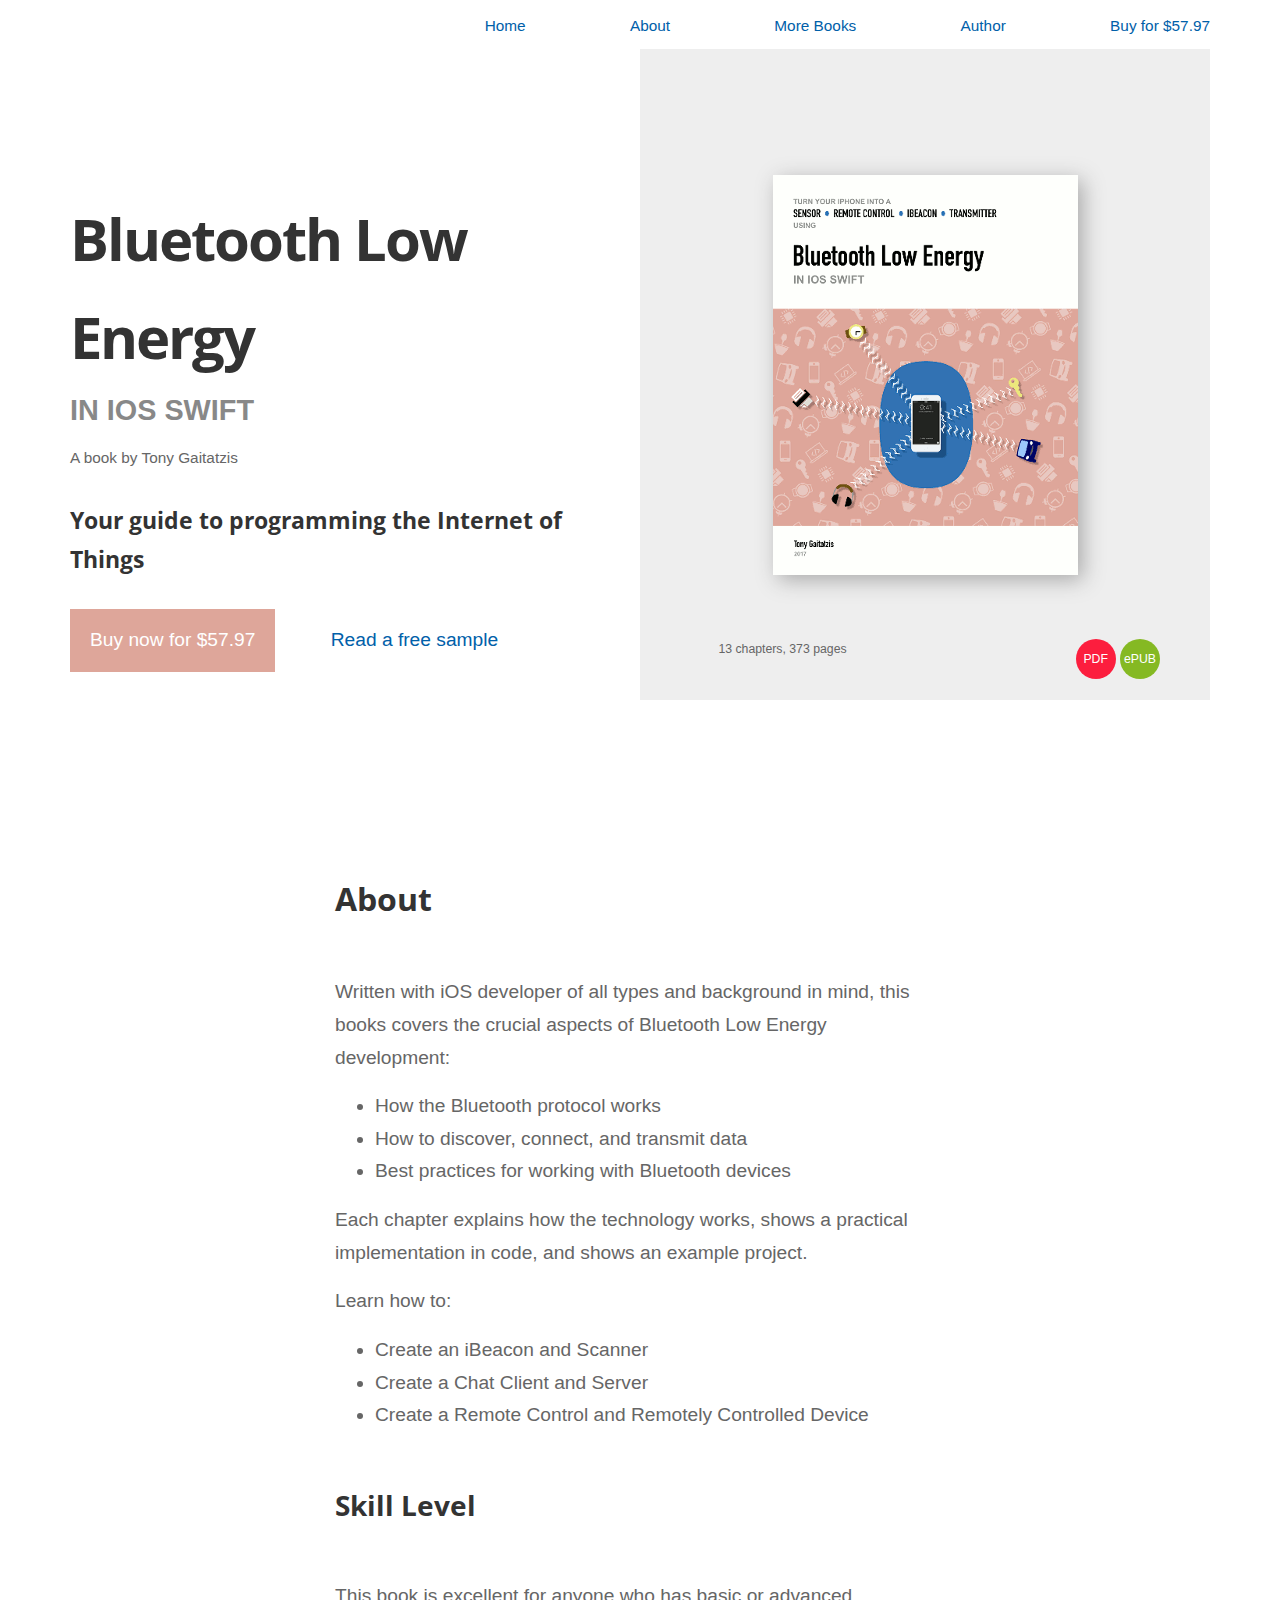
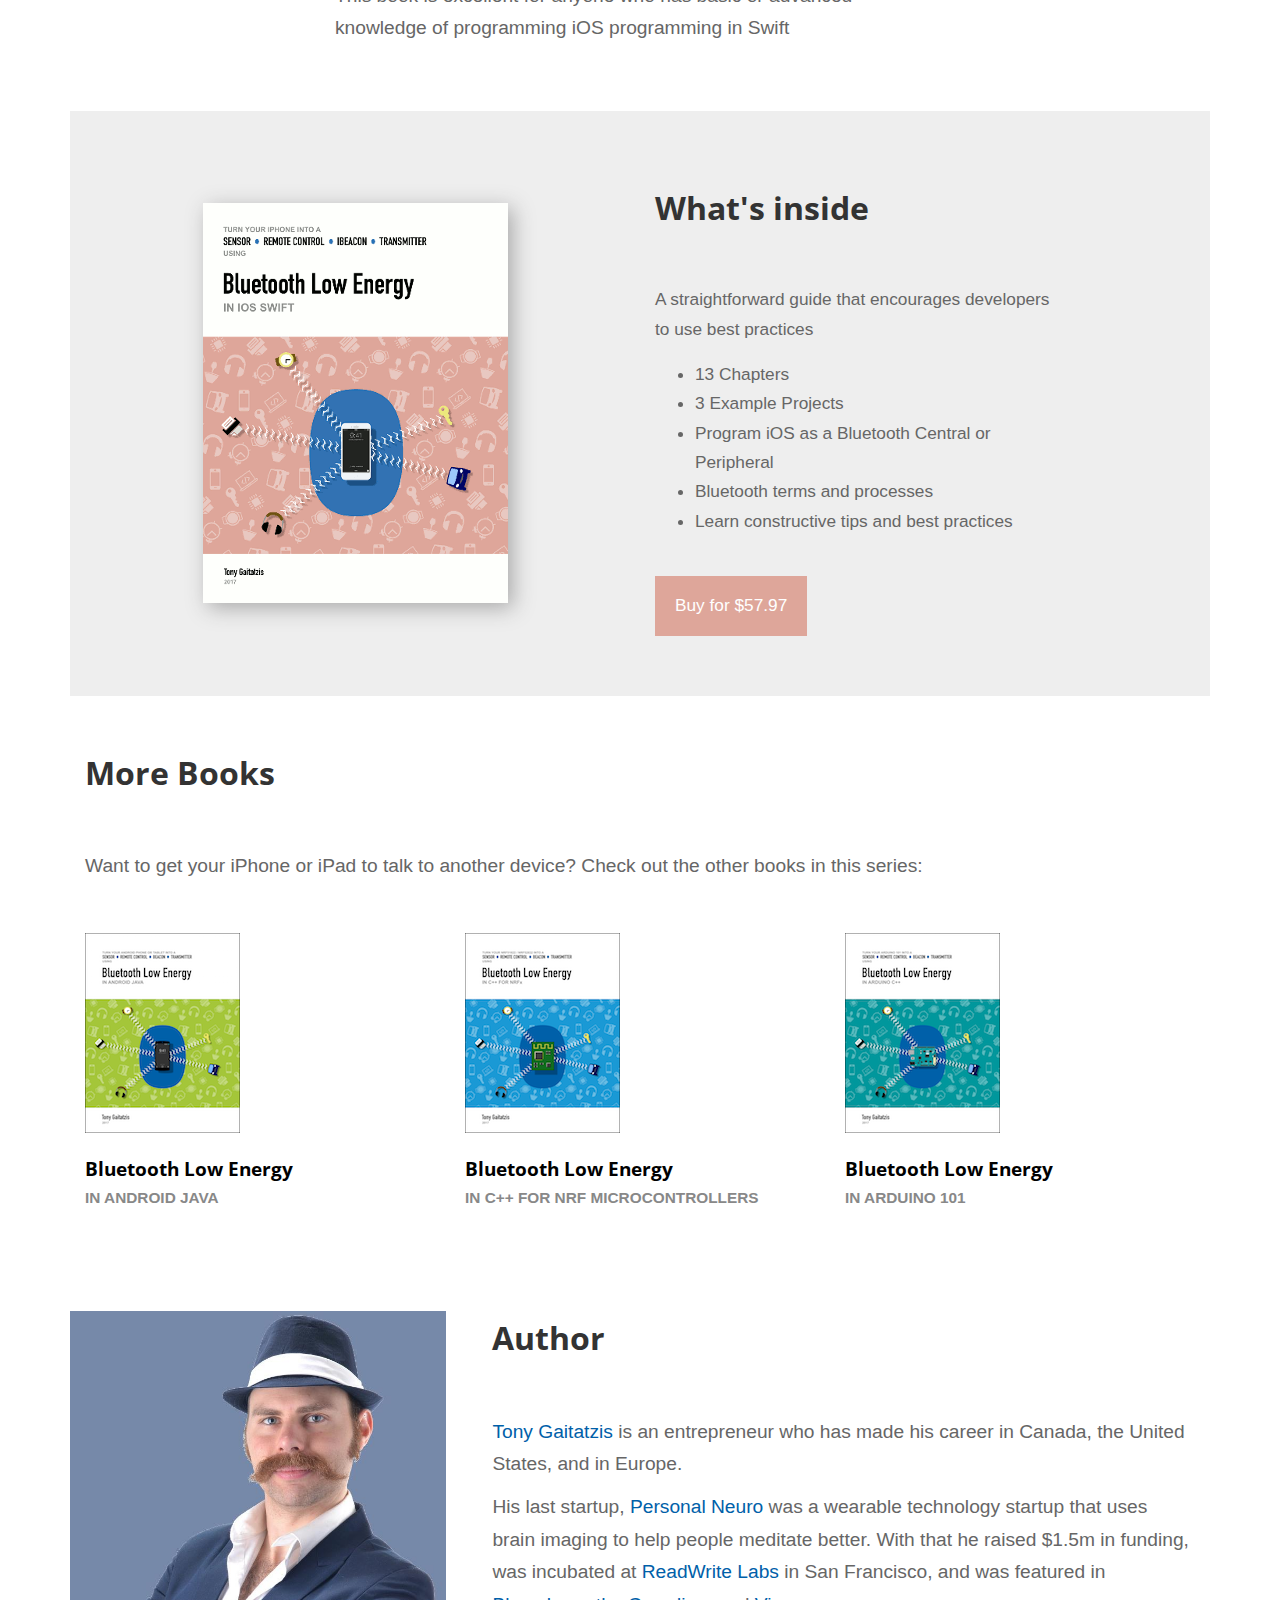
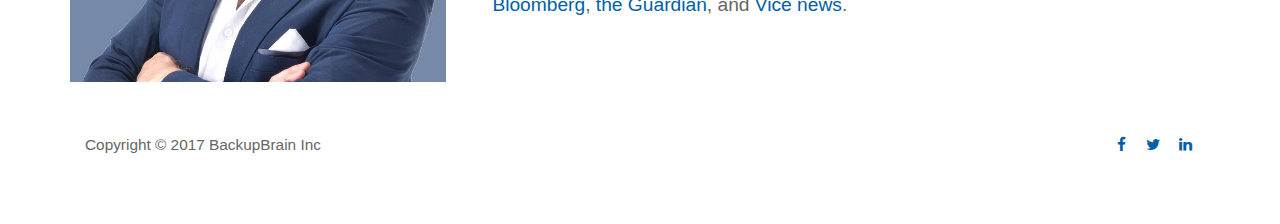
<file: ios/index.htm>
<!DOCTYPE html>
<html lang="en">
<head>
	<meta charset="utf-8">
	<meta content="no-store" http-equiv="Cache-Control">
	<meta name="viewport" content="width=device-width, initial-scale=1, shrink-to-fit=no">
	<title>Bluetooth Low Energy in iOS Swift</title>
	<meta name="author" content="BackupBrain.org">
	<link rel="stylesheet" href="https://fonts.googleapis.com/icon?family=Material+Icons">
	<link rel="stylesheet" href="https://cdnjs.cloudflare.com/ajax/libs/font-awesome/4.7.0/css/font-awesome.css">
	<link rel="stylesheet" href="https://fonts.googleapis.com/css?family=Raleway:400,400i,500,700,900">
	<link rel="stylesheet" href="https://maxcdn.bootstrapcdn.com/bootstrap/4.0.0-beta/css/bootstrap.min.css">
	<script src="https://ajax.googleapis.com/ajax/libs/jquery/3.2.1/jquery.min.js"></script>
	<link rel="stylesheet" media="only screen and (max-width: 600px)"	href="../assets/styles/mobile.css">
	<link rel="stylesheet" media="only screen and (min-width: 601px)" href="../assets/styles/screen.css">
	<link rel="stylesheet" href="../assets/styles/common.css">
	<link type="text/css" rel="stylesheet" href="https://checkout.stripe.com/v3/checkout/button-qpwW2WfkB0oGWVWIASjIOQ.css">
	<script src="../assets/scripts/book-website.js"></script>
	<!-- Google Tag Manager -->
	<script>(function(w,d,s,l,i){w[l]=w[l]||[];w[l].push({'gtm.start':
	new Date().getTime(),event:'gtm.js'});var f=d.getElementsByTagName(s)[0],
	j=d.createElement(s),dl=l!='dataLayer'?'&l='+l:'';j.async=true;j.src=
	'https://www.googletagmanager.com/gtm.js?id='+i+dl;f.parentNode.insertBefore(j,f);
	})(window,document,'script','dataLayer','GTM-TLJZKNQ');</script>
	<!-- End Google Tag Manager -->

	<!-- Facebook Metadata -->
	<meta property="og:url"                content="http://bluetoothlowenergy.co/ios/" />
	<meta property="og:type"               content="book" />
	<meta property="og:title"              content="Bluetooth Low Energy in iOS Swift" />
	<meta property="og:description"        content="Learn to make powerful Bluetooth Low Energy apps with your iPhone in under a week" />
	<meta property="og:image"              content="../assets/images/books/cover-ios-full.png" />

	<!-- JSON-LD markup generated by Google Structured Data Markup Helper. -->
	<script type="application/ld+json">
	{
		"@context" : "http://schema.org",
		"@type" : "Book",
		"name" : "Bluetooth Low Energy in iOS Swift",
		"image" : "http://bluetoothlowenergy.co/assets/images/books/cover-arduino-small.png",
			"description": "Learn how to turn your iPhone into a control panel for the Internet of Things, an iBeacon, and more.",
		"author" : {
			"@type" : "Person",
			"name" : "Tony Gaitatzis"
		},
		"datePublished" : "2017-11-15",
		"publisher" : {
			"@type" : "Organization",
			"name" : "BackupBrain"
		},
		"inLanguage" : "English",
		"bookFormat": {
			"@type": "EBook"
		},
		"genre" : "http://vocab.getty.edu/aat/300054641",
		"isbn" : "978-1-7751280-0-7",
		"aggregateRating" : {
			"@type" : "AggregateRating",
			"ratingValue" : "4.7",
			"bestRating" : "5",
			"ratingCount" : "32"
		},
		"offers": {
			"@type": "Offer",
			"priceCurrency": "USD",
			"price": "57.97",
			"itemCondition": "http://schema.org/NewCondition",
			"availability": "http://schema.org/InStock"
		}
	}
	</script>
</head>
<body id="book-ios" class="book purchase">
	<!-- Google Tag Manager (noscript) -->
	<noscript><iframe src="https://www.googletagmanager.com/ns.html?id=GTM-TLJZKNQ"
	height="0" width="0" style="display:none;visibility:hidden"></iframe></noscript>
	<!-- End Google Tag Manager (noscript) -->
	
	<div id="accessibilty-links">
		<a href="#top-navigation">Skip to Main Navigation</a>
		<a href="#main-contunt">Skip to Main Content</a>
	</div>
	<nav>
		<div class="container">
			<ul>
				<li id="menu-home">
					<a href="../">Home</a>
				</li>
				<li id="menu-about">
					<a href="#about">About</a>
				</li>
				<!--li id="menu-reviews">
					<a href="#reviews">Reviews</a>
				</li-->
				<li id="menu-more-books">
					<a href="#more-books">More Books</a>
				</li>
				<li id="menu-author">
					<a href="#author">Author</a>
				</li>
				<!--li id="menu-extras">
					<a href="#extras">Extras</a>
				</li-->
				<li id="menu-buy">
					<a href="https://gum.co/ble-ios-book">Buy for $57.97</a>
				</li>
			</ul>
		</div>
	</nav>
	<header id="top">
		<div class="container">
			<div class="row">
				<div class="title col-md-6">
					<h1>Bluetooth Low Energy</h1>
					<div class="subtitle">in iOS Swift</div>
					<div class="author">
						A book by <span class="name">Tony Gaitatzis</span>
					</div>
					<div class="description">
						Your guide to programming the Internet of Things
					</div>
					<div class="calls-to-action">

						
						<a class="button" href="https://gum.co/ble-ios-book">Buy now for $57.97</a>
						<a id="free-chapter" href="../downloads/chapters/Bluetooth Low Energy in iOS Swift Free Chapter.pdf" id="read-sample">Read a free sample</a>
					</div>
				</div>
				<div class="book-preview col-md-6">
					<img class="book" src="../assets/images/books/ios-book.gif" alt="Book sneak peak" />
					<div class="book-info row">
						<div class="stats col-md-6">
							13 chapters, 373 pages
						</div>
						<div class="purchase-options col-md-6">
							<a id="format-pdf" class="book-format" href="https://gum.co/ble-ios-book">PDF</a>
							<a id="format-epub" class="book-format" href="https://gum.co/ble-ios-book">ePUB</a>
						</div>
					</div>
				</div>
			</div>
		</div>
	</header>
	<section id="main-content">
		<article class="container" id="about">
			<h2>About</h2>
			<p>
				Written with iOS developer of all types and background in mind, 
				this books covers the crucial aspects of Bluetooth
				Low Energy development:
			</p>
			<ul>
				<li>How the Bluetooth protocol works</li>
				<li>How to discover, connect, and transmit data</li>
				<li>Best practices for working with Bluetooth devices</li>
			</ul>
			<p>Each chapter explains how the technology works, shows a practical
			implementation in code, and shows an example project.</p>
			<p>Learn how to:</p>
			<ul>
				<li>Create an iBeacon and Scanner</li>
				<li>Create a Chat Client and Server</li>
				<li>Create a Remote Control and Remotely Controlled Device</li>
			</ul>
			<h3>Skill Level</h3>
			<p>This book is excellent for anyone who has basic or advanced knowledge of
			programming iOS programming in Swift</p>
		</article>
		<article id="whats-inside" class="container">
			<div class="row">
				<div class="book-preview col-md-6">
					<img class="book" src="../assets/images/books/ios-book.gif" alt="Book sneek peak" />
				</div>
				<div class="description col-md-6">
					<h2>What's inside</h2>
					<p>A straightforward guide that encourages developers to use
					best practices</p>
					<ul>
						<li>13 Chapters</li>
						<li>3 Example Projects</li>
						<li>Program iOS as a Bluetooth Central or Peripheral</li>
						<li>Bluetooth terms and processes</li>
						<li>Learn constructive tips and best practices</li>
					</ul>
					<div class="calls-to-action">
						<a class="button" href="https://gum.co/ble-ios-book">Buy for $57.97</a>
					</div>
				</div>
			</div>
		</article>

		<article class="container" id="more-books">
			<h2>More Books</h2>
			<p>
				Want to get your iPhone or iPad to talk to another device?  
				Check out the other books in this series:
			</p>
			<div class="row book-list">
				<div class="book col-md-4">
					<div class="book-cover">
						<a href="../android/"><img src="../assets/images/books/cover-android-small.png" /></a>
					</div>
					<div class="title">
						<a href="../android/">Bluetooth Low Energy
						<span class="subtitle">in Android Java</span></a>
					</div>
				</div>

				<div class="book col-md-4">
					<div class="book-cover">
						<a href="../nrf/"><img src="../assets/images/books/cover-nrf-small.png" /></a>
					</div>
					<div class="title">
						<a href="../nrf/">Bluetooth Low Energy
						<span class="subtitle">in C++ for nRF Microcontrollers</span></a>
					</div>
				</div>

				<div class="book col-md-4">
					<div class="book-cover">
						<a href="../arduino/"><img src="../assets/images/books/cover-arduino-small.png" /></a>
					</div>
					<div class="title">
						<a href="../arduino/">Bluetooth Low Energy
						<span class="subtitle">in Arduino 101</span></a>
					</div>
				</div>
			</div>
		</article>

		<!--article class="container" id="reviews">
			<h2>Reviews</h2>
			<div class="review">
				<div class="quote">
					This book helped me understand the fundamentals of 
					Bluetooth Low Energy, and to put them into practice in my startup.
					I was able to go from zero to MVP in a matter of days.
				</div>
				<div class="author">
					<div class="headshot"><img alt="" src=""></div>
					<div class="name">John Doe</div>
					<div class="title">Some company</div>
				</div>
			</div>
		</article-->
		<article class="container" id="author">
			<h2>Author</h2>
			<div class="description">
				<a href="http://tonygaitatzis.com">
					Tony Gaitatzis
				</a>
				is an entrepreneur who has made his career in Canada,
				the United States, and in Europe. 
			</div>
			<div class="description">
				His last startup, 
				<a href="http://personalneuro.com">
					Personal Neuro
				</a>
				was a wearable technology startup that uses brain imaging to 
				help people meditate better.	With that he raised $1.5m in funding,
				was incubated at 
				<a href="https://readwritelabs.com">
					ReadWrite Labs
				</a>
				in San Francisco, and was featured in
				<a href="http://www.bloomberg.com/news/features/2015-07-14/a-week-inside-a-hacker-hostel">
					Bloomberg</a>, 
				<a href="https://www.theguardian.com/technology/2014/aug/17/silicon-valley-the-truth-about-living-with-the-it-crowd">
					the Guardian</a>, and 
				<a href="https://video.vice.com/en-nz/video/the-real-silicon-valley/5759c866ec93e7517b2761e4">
					Vice news</a>.
			</div>
		</article>
		<!--article class="container" id="extras">
			<h2>Extras<span class="asterisk">*</span></h2>
			<div class="description">
				This book also comes with extra resources to help you get your
				Bluetooth Low Energy project off the ground:
			</div>
			<ul>
				<li>How to talk about the Internet of Things with your boss</li>
				<li>Free email updates</li>
			</ul>
			<div class="fineprint">
				<span class="asterisk">*</span>
				When you buy the book
			</div>
		</article>-->
	</section>
	<footer class="">
		<div class="container">
			<div class="row">
				<div class=" col-md-6 copyright">
					Copyright &copy; 2017 BackupBrain Inc
				</div>
				<div class="col-md-6 social-sharing">
					<ul class="social-media-links">
						<li class="list-inline-item">
							<a title="Share on Facebook" href="https://www.facebook.com/sharer.php?u=https%3A%2F%2Fbluetoothlowenergy.co%2Fios">
							<i class="fa fa-fw fa-facebook"></i>
						</a>
						</li>
						<li class="list-inline-item">
							<a title="Share on Twitter" href="https://twitter.com/intent/tweet?url=https%3A%2F%2Fbluetoothlowenergy.co%2Fios&text=Learn+to+make+powerful+Bluetooth+Low+Energy+apps+with+your+iPhone+in+under+a+week&hashtags=bluetoothlowenergy,programming">
							<i class="fa fa-fw fa-twitter"></i>
						</a>
						</li>
						<li class="list-inline-item">
							<a title="Share on LinkedIn" href="https://www.linkedin.com/shareArticle?mini=true&url=https%3A%2F%2Fbluetoothlowenergy.co%2Fios&title=Bluetooth Low Energy in iOS Swift&summary=Learn+to+make+powerful+Bluetooth+Low+Energy+apps+with+your+iPhone+in+under+a+week&source=Bluetooth Low Energy Books">
							<i class="fa fa-fw fa-linkedin"></i>
						</a>
						</li>
					</ul>
				</div>
			</div>
		</div>
	</footer>
</body>
</html>
</file>
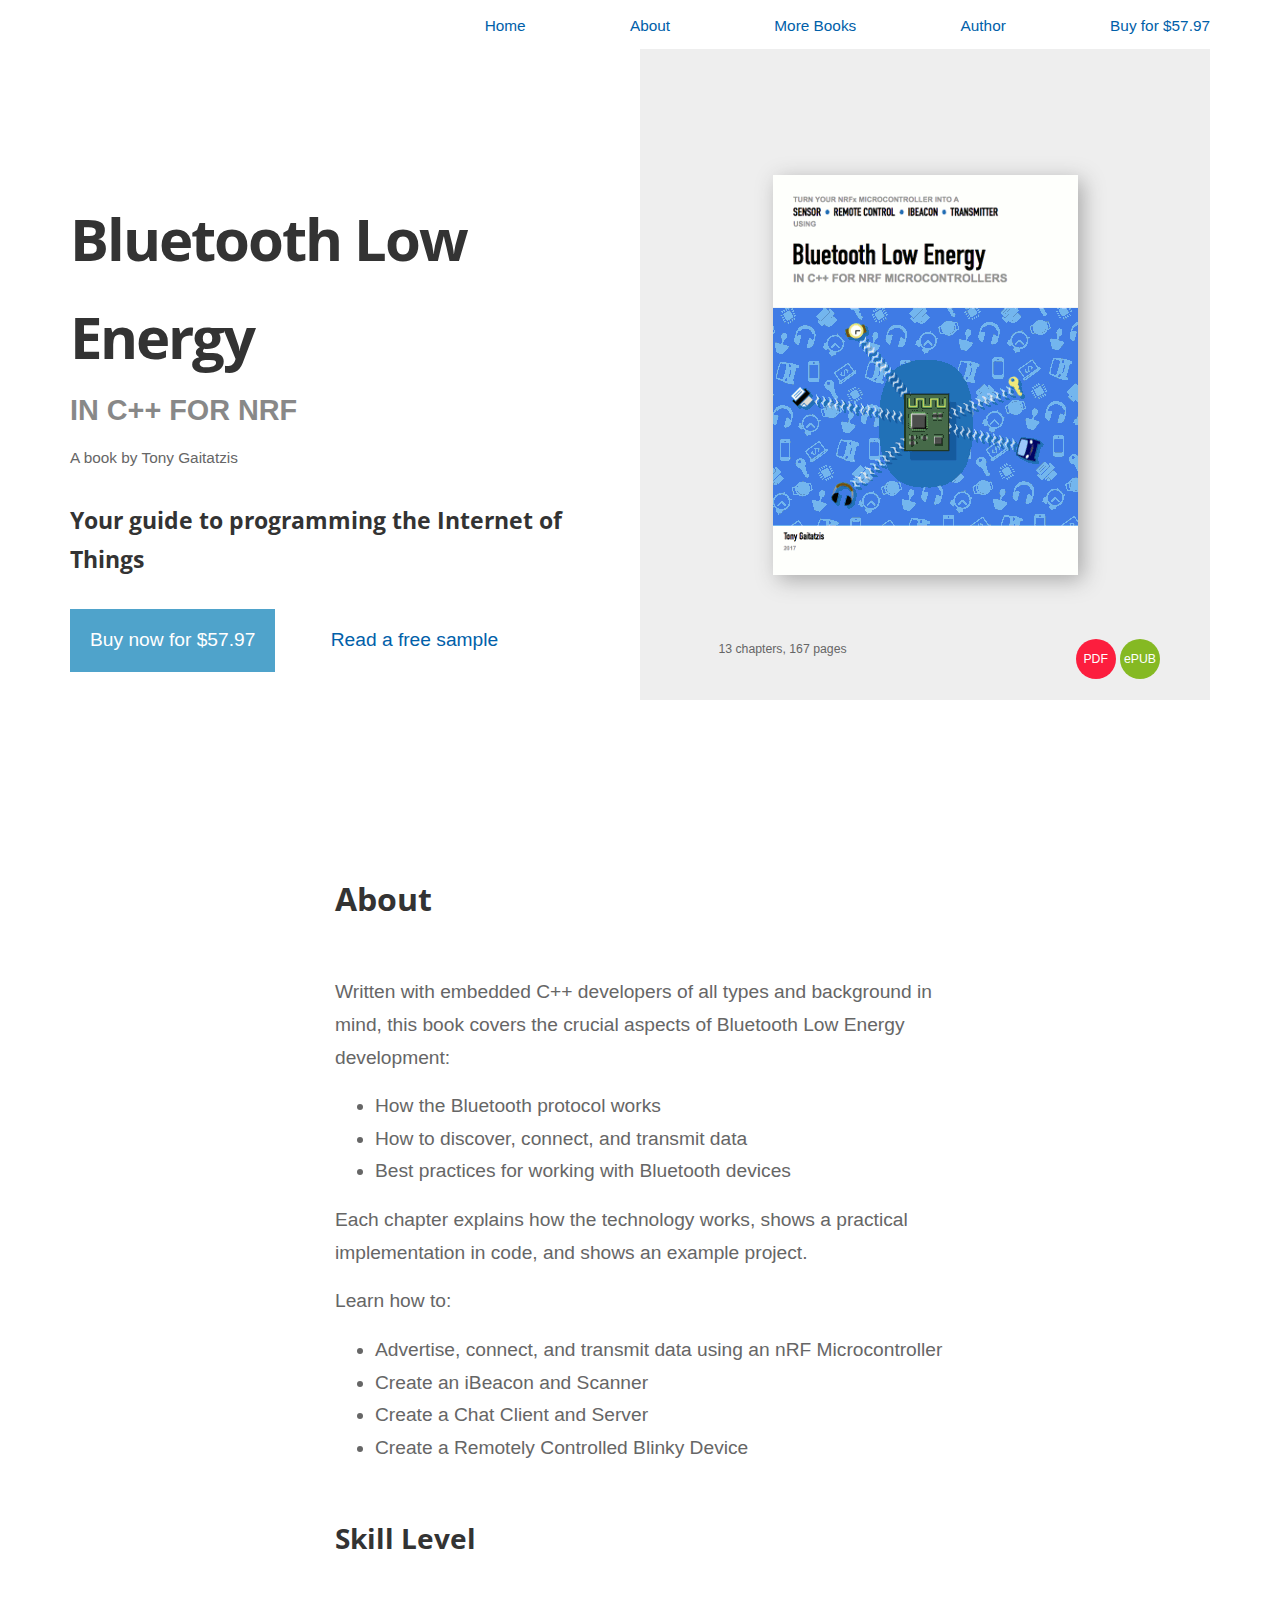
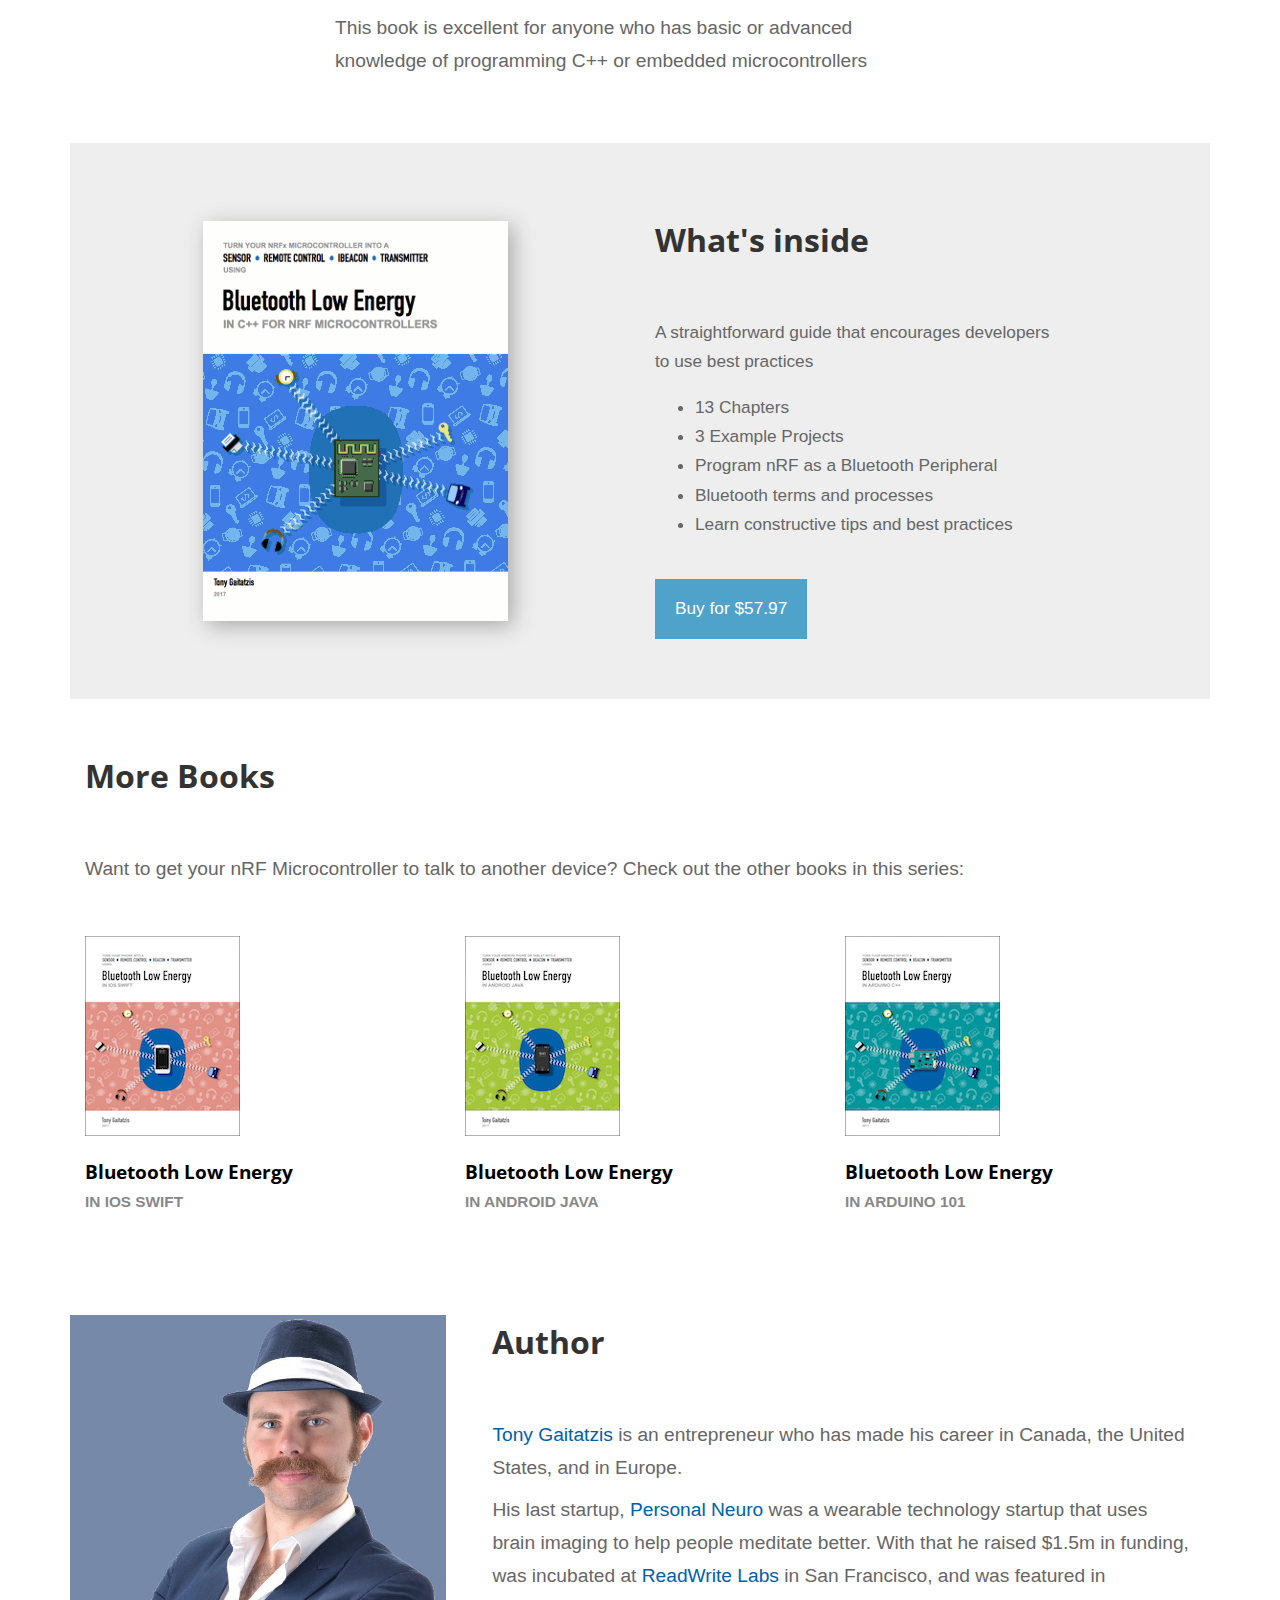
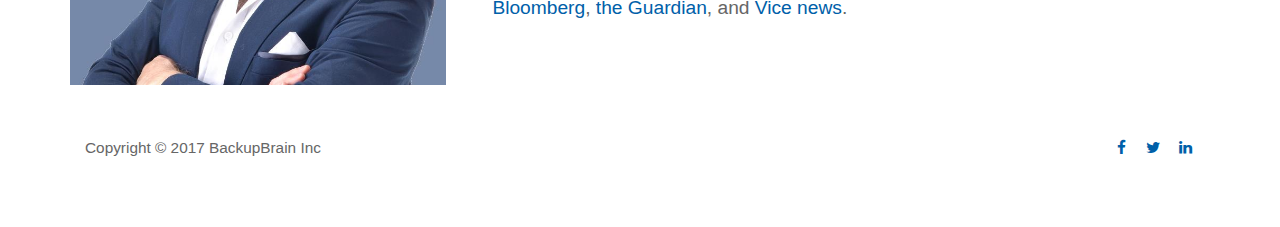
<file: nrf/index.htm>
<!DOCTYPE html>
<html lang="en">
<head>
	<meta charset="utf-8">
	<meta content="no-store" http-equiv="Cache-Control">
	<meta name="viewport" content="width=device-width, initial-scale=1, shrink-to-fit=no">
	<title>Bluetooth Low Energy in C++ for nRF Microcontrollers</title>
	<meta name="author" content="BackupBrain.org">
	<link rel="stylesheet" href="https://fonts.googleapis.com/icon?family=Material+Icons">
	<link rel="stylesheet" href="https://cdnjs.cloudflare.com/ajax/libs/font-awesome/4.7.0/css/font-awesome.css">
	<link rel="stylesheet" href="https://fonts.googleapis.com/css?family=Raleway:400,400i,500,700,900">
	<link rel="stylesheet" href="https://maxcdn.bootstrapcdn.com/bootstrap/4.0.0-beta/css/bootstrap.min.css">
	<script src="https://ajax.googleapis.com/ajax/libs/jquery/3.2.1/jquery.min.js"></script>
	<link rel="stylesheet" media="only screen and (max-width: 600px)"	href="../assets/styles/mobile.css">
	<link rel="stylesheet" media="only screen and (min-width: 601px)" href="../assets/styles/screen.css">
	<link rel="stylesheet" href="../assets/styles/common.css">
	<link type="text/css" rel="stylesheet" href="https://checkout.stripe.com/v3/checkout/button-qpwW2WfkB0oGWVWIASjIOQ.css">
	<script src="../assets/scripts/book-website.js"></script>
	<!-- Google Tag Manager -->
	<script>(function(w,d,s,l,i){w[l]=w[l]||[];w[l].push({'gtm.start':
	new Date().getTime(),event:'gtm.js'});var f=d.getElementsByTagName(s)[0],
	j=d.createElement(s),dl=l!='dataLayer'?'&l='+l:'';j.async=true;j.src=
	'https://www.googletagmanager.com/gtm.js?id='+i+dl;f.parentNode.insertBefore(j,f);
	})(window,document,'script','dataLayer','GTM-TLJZKNQ');</script>
	<!-- End Google Tag Manager -->

	<!-- Facebook Metadata -->
	<meta property="og:url"                content="http://bluetoothlowenergy.co/nrf/" />
	<meta property="og:type"               content="book" />
	<meta property="og:title"              content="Bluetooth Low Energy in C++ for nRF Microcontrollers" />
	<meta property="og:description"        content="Learn to use your nRF chip to the fullest with Bluetooth Low Energy in just a couple days" />
	<meta property="og:image"              content="../assets/images/books/cover-nrf-full.png" />

	<!-- JSON-LD markup generated by Google Structured Data Markup Helper. -->
	<script type="application/ld+json">
	{
		"@context" : "http://schema.org",
		"@type" : "Book",
		"name" : "Bluetooth Low Energy in C++ for nRF Microcontrollers",
		"image" : "http://bluetoothlowenergy.co/assets/images/books/cover-arduino-small.png",
			"description": "Learn how to turn an nRF microchip into an enchanted Internet of Things device.",
		"author" : {
			"@type" : "Person",
			"name" : "Tony Gaitatzis"
		},
		"datePublished" : "2017-11-15",
		"publisher" : {
			"@type" : "Organization",
			"name" : "BackupBrain"
		},
		"inLanguage" : "English",
		"bookFormat": {
			"@type": "EBook"
		},
		"genre" : "http://vocab.getty.edu/aat/300054641",
		"isbn" : "978-1-7751280-3-8",
		"aggregateRating" : {
			"@type" : "AggregateRating",
			"ratingValue" : "4.7",
			"bestRating" : "5",
			"ratingCount" : "32"
		},
		"offers": {
			"@type": "Offer",
			"priceCurrency": "USD",
			"price": "57.97",
			"itemCondition": "http://schema.org/NewCondition",
			"availability": "http://schema.org/InStock"
		}
	}
	</script>
</head>
<body id="book-nrf" class="book purchase">
	<!-- Google Tag Manager (noscript) -->
	<noscript><iframe src="https://www.googletagmanager.com/ns.html?id=GTM-TLJZKNQ"
	height="0" width="0" style="display:none;visibility:hidden"></iframe></noscript>
	<!-- End Google Tag Manager (noscript) -->
	
	<div id="accessibilty-links">
		<a href="#top-navigation">Skip to Main Navigation</a>
		<a href="#main-contunt">Skip to Main Content</a>
	</div>
	<nav>
		<div class="container">
			<ul>
				<li id="menu-home">
					<a href="../">Home</a>
				</li>
				<li id="menu-about">
					<a href="#about">About</a>
				</li>
				<!--li id="menu-reviews">
					<a href="#reviews">Reviews</a>
				</li-->
				<li id="menu-more-books">
					<a href="#more-books">More Books</a>
				</li>
				<li id="menu-author">
					<a href="#author">Author</a>
				</li>
				<!--li id="menu-extras">
					<a href="#extras">Extras</a>
				</li-->
				<li id="menu-buy">
					<a href="https://gum.co/ble-nrf-book">Buy for $57.97</a>
				</li>
			</ul>
		</div>
	</nav>
	<header id="top">
		<div class="container">
			<div class="row">
				<div class="title col-md-6">
					<h1>Bluetooth Low Energy</h1>
					<div class="subtitle">in C++ for nRF</div>
					<div class="author">
						A book by <span class="name">Tony Gaitatzis</span>
					</div>
					<div class="description">
						Your guide to programming the Internet of Things
					</div>
					<div class="calls-to-action">

						
						<a class="button" href="https://gum.co/ble-nrf-book">Buy now for $57.97</a>
						<a id="free-chapter" href="../downloads/chapters/Bluetooth Low Energy in C++ for nRF Microcontrollers Free Chapter.pdf" id="read-sample">Read a free sample</a>
					</div>
				</div>
				<div class="book-preview col-md-6">
					<img class="book" src="../assets/images/books/nrf-book.gif" alt="Book sneak peak" />
					<div class="book-info row">
						<div class="stats col-md-6">
							13 chapters, 167 pages
						</div>
						<div class="purchase-options col-md-6">
							<a id="format-pdf" class="book-format" href="https://gum.co/ble-nrf-book">PDF</a>
							<a id="format-epub" class="book-format" href="https://gum.co/ble-nrf-book">ePUB</a>
						</div>
					</div>
				</div>
			</div>
		</div>
	</header>
	<section id="main-content">
		<article class="container" id="about">
			<h2>About</h2>
			<p>
				Written with embedded C++ developers of all types and 
				background in mind, this book covers the crucial aspects of 
				Bluetooth Low Energy development:
			</p>
			<ul>
				<li>How the Bluetooth protocol works</li>
				<li>How to discover, connect, and transmit data</li>
				<li>Best practices for working with Bluetooth devices</li>
			</ul>
			<p>
				Each chapter explains how the technology works, 
				shows a practical implementation in code, 
				and shows an example project.
			</p>
			<p>Learn how to:</p>
			<ul>
				<li>Advertise, connect, and transmit data using an nRF Microcontroller</li>
				<li>Create an iBeacon and Scanner</li>
				<li>Create a Chat Client and Server</li>
				<li>Create a Remotely Controlled Blinky Device</li>
			</ul>
			<h3>Skill Level</h3>
			<p>
				This book is excellent for anyone who has basic or 
				advanced knowledge of programming C++ or embedded microcontrollers
			</p>
		</article>
		<article id="whats-inside" class="container">
			<div class="row">
				<div class="book-preview col-md-6">
					<img class="book" src="../assets/images/books/nrf-book.gif" alt="Book sneek peak" />
				</div>
				<div class="description col-md-6">
					<h2>What's inside</h2>
					<p>A straightforward guide that encourages developers to use
					best practices</p>
					<ul>
						<li>13 Chapters</li>
						<li>3 Example Projects</li>
						<li>Program nRF as a Bluetooth Peripheral</li>
						<li>Bluetooth terms and processes</li>
						<li>Learn constructive tips and best practices</li>
					</ul>
					<div class="calls-to-action">
						<a class="button" href="https://gum.co/ble-nrf-book">Buy for $57.97</a>
					</div>
				</div>
			</div>
		</article>

		<article class="container" id="more-books">
			<h2>More Books</h2>
			<p>
				Want to get your nRF Microcontroller to talk to another device?  
				Check out the other books in this series:
			</p>
			<div class="row book-list">
				<div class="book col-md-4">
					<div class="book-cover">
						<a href="../ios/"><img src="../assets/images/books/cover-ios-small.png" /></a>
					</div>
					<div class="title">
						<a href="../ios/">Bluetooth Low Energy
						<span class="subtitle">in iOS Swift</span></a>
					</div>
				</div>

				<div class="book col-md-4">
					<div class="book-cover">
						<a href="../android/"><img src="../assets/images/books/cover-android-small.png" /></a>
					</div>
					<div class="title">
						<a href="../android/">Bluetooth Low Energy
						<span class="subtitle">in Android Java</span></a>
					</div>
				</div>

				<div class="book col-md-4">
					<div class="book-cover">
						<a href="../arduino/"><img src="../assets/images/books/cover-arduino-small.png" /></a>
					</div>
					<div class="title">
						<a href="../arduino/">Bluetooth Low Energy
						<span class="subtitle">in Arduino 101</span></a>
					</div>
				</div>
			</div>
		</article>
		<!--article class="container" id="reviews">
			<h2>Reviews</h2>
			<div class="review">
				<div class="quote">
					This book helped me understand the fundamentals of 
					Bluetooth Low Energy, and to put them into practice in my startup.
					I was able to go from zero to MVP in a matter of days.
				</div>
				<div class="author">
					<div class="headshot"><img alt="" src=""></div>
					<div class="name">John Doe</div>
					<div class="title">Some company</div>
				</div>
			</div>
		</article-->
		<article class="container" id="author">
			<h2>Author</h2>
			<div class="description">
				<a href="http://tonygaitatzis.com">
					Tony Gaitatzis
				</a>
				is an entrepreneur who has made his career in Canada,
				the United States, and in Europe. 
			</div>
			<div class="description">
				His last startup, 
				<a href="http://personalneuro.com">
					Personal Neuro
				</a>
				was a wearable technology startup that uses brain imaging to 
				help people meditate better.	With that he raised $1.5m in funding,
				was incubated at 
				<a href="https://readwritelabs.com">
					ReadWrite Labs
				</a>
				in San Francisco, and was featured in
				<a href="http://www.bloomberg.com/news/features/2015-07-14/a-week-inside-a-hacker-hostel">
					Bloomberg</a>, 
				<a href="https://www.theguardian.com/technology/2014/aug/17/silicon-valley-the-truth-about-living-with-the-it-crowd">
					the Guardian</a>, and 
				<a href="https://video.vice.com/en-nz/video/the-real-silicon-valley/5759c866ec93e7517b2761e4">
					Vice news</a>.
			</div>
		</article>
		<!--article class="container" id="extras">
			<h2>Extras<span class="asterisk">*</span></h2>
			<div class="description">
				This book also comes with extra resources to help you get your
				Bluetooth Low Energy project off the ground:
			</div>
			<ul>
				<li>How to talk about the Internet of Things with your boss</li>
				<li>Free email updates</li>
			</ul>
			<div class="fineprint">
				<span class="asterisk">*</span>
				When you buy the book
			</div>
		</article>-->
	</section>
	<footer class="">
		<div class="container">
			<div class="row">
				<div class=" col-md-6 copyright">
					Copyright &copy; 2017 BackupBrain Inc
				</div>
				<div class="col-md-6 social-sharing">
					<ul class="social-media-links">
						<li class="list-inline-item">
							<a title="Share on Facebook" href="https://www.facebook.com/sharer.php?u=https%3A%2F%2Fbluetoothlowenergy.co">
							<i class="fa fa-fw fa-facebook"></i>
						</a>
						</li>
						<li class="list-inline-item">
							<a title="Share on Twitter" href="https://twitter.com/intent/tweet?url=https%3A%2F%2Fbluetoothlowenergy.co&text=Learn+to+use+your+nRF+chip+to+the+fullest+with+Bluetooth+Low+Energy+in+jus+a+couple+days&hashtags=bluetoothlowenergy,nrf">
							<i class="fa fa-fw fa-twitter"></i>
						</a>
						</li>
						<li class="list-inline-item">
							<a title="Share on LinkedIn" href="https://www.linkedin.com/shareArticle?mini=true&url=https%3A%2F%2Fbluetoothlowenergy.co&title=Bluetooth Low Energy in C++ for nRF Microcontrollers&summary=Learn+to+use+your+nRF+chip+to+the+fullest+with+Bluetooth+Low+Energy+in+jus+a+couple+days&source=Bluetooth Low Energy Books">
							<i class="fa fa-fw fa-linkedin"></i>
						</a>
						</li>
					</ul>
				</div>
			</div>
		</div>
	</footer>
</body>
</html>
</file>
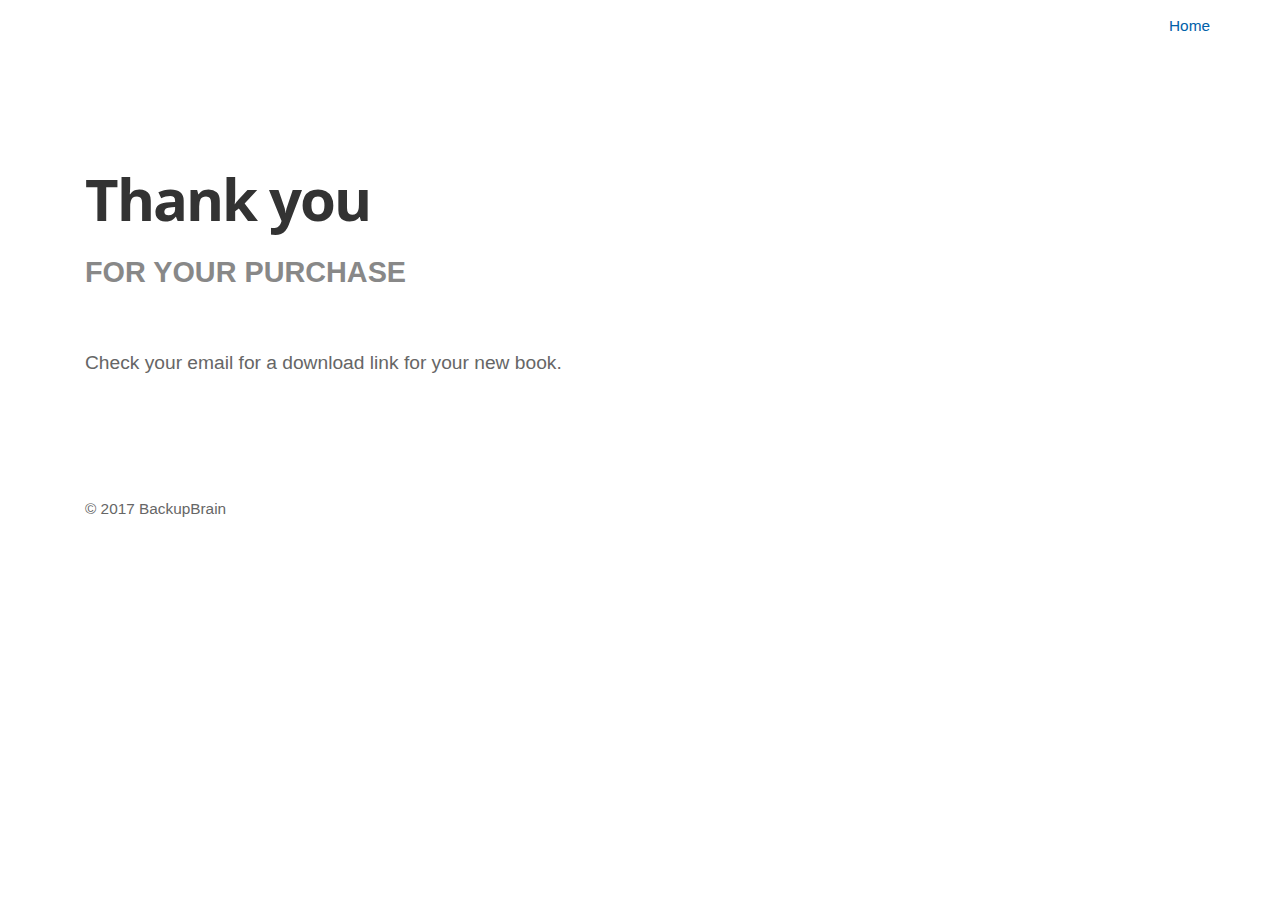
<file: thankyou.htm>
<!DOCTYPE html>
<html lang="en">
<head>
	<meta charset="utf-8">
	<meta content="no-store" http-equiv="Cache-Control">
	<meta name="viewport" content="width=device-width, initial-scale=1, shrink-to-fit=no">
	<title>Thank you for your purchase - Bluetooth Low Energy Books</title>
	<meta name="author" content="BackupBrain.org">
	<link rel="stylesheet" href="https://fonts.googleapis.com/icon?family=Material+Icons">
	<link rel="stylesheet" href="https://cdnjs.cloudflare.com/ajax/libs/font-awesome/4.7.0/css/font-awesome.css">
	<link rel="stylesheet" href="https://fonts.googleapis.com/css?family=Raleway:400,400i,500,700,900">
	<link rel="stylesheet" href="https://maxcdn.bootstrapcdn.com/bootstrap/4.0.0-beta/css/bootstrap.min.css">
	<script src="https://ajax.googleapis.com/ajax/libs/jquery/3.2.1/jquery.min.js"></script>
	<link rel="stylesheet" media="only screen and (max-width: 600px)"	href="assets/styles/mobile.css">
	<link rel="stylesheet" media="only screen and (min-width: 601px)" href="assets/styles/screen.css">
	<link rel="stylesheet" href="assets/styles/common.css">
	<link type="text/css" rel="stylesheet" href="https://checkout.stripe.com/v3/checkout/button-qpwW2WfkB0oGWVWIASjIOQ.css">
	<script src="https://js.stripe.com/v3/"></script>
	<script src="assets/scripts/book-website.js"></script>
</head>
<body id="book-ios" class="book thankyou">
	<div id="accessibilty-links">
		<a href="#top-navigation">Skip to Main Navigation</a>
		<a href="#main-contunt">Skip to Main Content</a>
	</div>
	<nav>
		<div class="container">
			<ul>
				<li id="menu-about">
					<a href="index.htm">Home</a>
				</li>
			</ul>
		</div>
	</nav>
	<header>
		<div class="container">
			<h1>Thank you</h1>
			<div class="subtitle">for your purchase</div>
		</div>
	</header>
	<section id="main-content">
		<article class="container" id="thankyou">
			<p>
				Check your email for a download link for your new book.
			</p>
		</article>
	</section>
	<footer class="">
		<div class="container">
			<p>&copy; 2017 BackupBrain</p>
		</div>
	</footer>
</body>
</html>
</file>
<file: assets/styles/mobile.css>
nav ul {
	list-style-type: none;
	text-align: right;
	height: 33px;
}
nav ul {
	font-size: 0.7em;
	margin: 0px;
	padding: 0px;
	height: 42px;
}
nav ul li {
	display: inline-block;
	padding: 10px 10px;
}

header h1 {
	margin-top: 100px;
	font-size: 2.2em !important;

}
header .subtitle {
	font-size: 1.1em !important;
}
header .author {
	margin-top: 20px;
}
header .description {
	font-size: .8em !important;
	margin-top: 20px;
}
header .calls-to-action {
	margin-top: 50px;
	text-align: center;
}
header .calls-to-action a {
	display: block;
}
header .author, header .description {
    padding: 10px 0px;
}
header .calls-to-action a {
	margin-top: 20px;
}
header .book-preview {
	margin-top: 100px;
    text-align: center;
    padding: 50px 0px;
}
#whats-inside {
	font-size: 0.7em;
}
.description {
    padding-bottom: 10px;
}

#whats-inside .book-preview {
	text-align: center;
	margin-top: 50px;
}

#whats-inside .description {
	margin-top: 75px;
}
header .stats {
	margin-top: 50px;
}
.purchase-options {
	margin-top: 20px;
} 
#free-chapter {
	margin-top: 40px;
}
nav .container {
	padding-right: 0px;
}


#more-books .book-list .book {
	margin-bottom: 50px;
}
#more-books .book-list .book:last-of-type {
	margin-bottom: 0px;
}
</file>
<file: assets/styles/screen.css>
nav ul {
	display: block;
	list-style-type: none;
	text-align: right;
	height: 33px;
}
nav ul li {
	display: inline-block;
	padding: 10px 50px;
}
nav ul li:last-of-type {
	padding-right: 0px;
}
nav ul li a {
	display: block;
}

header .title {
	padding: 190px 0px 150px 0px;

}


header .book-preview {
	width: 100%;
	height: 700px;
	text-align: center;
	padding-top: 50px;
}
.book-preview .books {
	position: relative;
	top: 50%;
	transform: translateY(-50%);
}
.book-preview .book {
	position: relative;
	top: 50%;
	transform: translateY(-50%);
	box-shadow: 5px 5px 20px #aaa;
}
header .calls-to-action {
	padding-top: 20px;
}
header .author, header .description {
	padding: 10px 0px;
}
header .description {
	padding-top: 20px;
}
#read-sample {
	margin-left: 50px;
}
header .calls-to-action button {
	margin-right: 50px;
}
#whats-inside .book-preview {
	text-align: center;
}
#whats-inside .description {
	padding-top: 20px;
	font-size: 0.9em;
	padding-right: 150px;
}
.description {
	padding-bottom: 10px;
}

#main-content #about {
	width: 50%;
}
#main-content #reviews {
	width: 50%;
}

#main-content #extras {
	width: 50%;
}
#author {
	background-image: url(../images/tonyg-moustache.jpg);
	background-repeat: no-repeat;
	background-position: 0px 50px;
	background-size: 33%;
	padding-left: 33%;
}

.book-info {
	position: absolute;
    bottom: 20px;
    width: 100%;
}
.book-info .purchase-options {
	text-align: right;
	padding-right: 50px;
}
.book-info .stats {
	position: relative;
	top: 50%;
	transform: translateY(-50%);
	font-size: 0.8em;
	padding-top: 20px;
}
nav .container {
	padding-right: 0px;
    font-size: 0.8em;
}

#meet-books .calls-to-action ul li {
	display: inline-block;
	margin-right: 20px;
}

body.thankyou header .container {
	margin-top: 150px;
}
a#free-chapter {
	margin-left: 50px;
}
</file>
<file: assets/styles/common.css>
@import url('https://fonts.googleapis.com/css?family=Open+Sans+Condensed:300,700');

body {
	font-size: 1.2em;
}
div, article, section, h1, h2, h3, li {
	/*border: 1px solid #fee; */
	line-height: 1.7;
}
p, div, li, td {
	color: #666;
}
h1, h2, h3, h4, h5, h6, th {
	font-family: "Open Sans Condensed", sans-serif;
	font-weight: bold;
	margin: 0px;
	color: #333;
}
a {
	color: #0060a9;
	text-decoration: none;
	transition: 0.2s;
}
a:visited {
	color: #0060a9;
	text-decoration: none;
}
a:hover {
	color: #37a8ff;
	text-decoration: none;
	transition: 0.2s;
}

.book-preview {
	background-color: #eee;
	font-size: 0.8em;
}
#whats-inside {
	background-color: #eee;
}
#whats-inside .calls-to-action {
	margin-top: 40px;
}
h3 a {
	color: #000;
}
h3 a:hover {
	color: #000;
}
h3 a:visited {
	color: #000;
}

nav {
	background-color: #fff;
    position: fixed;
    top: 0;
    width: 100%;
    z-index: 1;
}
nav ul li {
	border-top: 3px solid #fff;
	transition: 0.2s;
}
nav ul li.active {
	border-top: 3px solid #0060a9;
	transition: 0.2s;
}
header {
	background-color: #fff;
}
section {
	background-color: #fff;
}
article {
	padding: 50px 0px;
}
header h1 {
	font-size: 3em;
	letter-spacing: -2px;
}
header .subtitle {
	font-size: 1.5em;
	text-transform: uppercase;
}
header .author {
	font-size: 0.8em;
}
article h2, article h3 {
	margin-bottom: 50px;
}
article div, article li, article p {
	/*font-size: 1.2em; */
}

#meet-books .subtitle {
	text-transform: uppercase;
	display: block;
	font-size: .6em;
	font-family: Arial, Helvetica, sans-serif;
	margin-top: 0px;
}
.subtitle {
	color: #888;
	font-weight: bold;
}


#accessibilty-links {
	display: none;
}


body#book-android a.button { color: #000; background-color: #b1e11e; }
body#book-android a.button:hover { color: #000; background-color: #A5C445; }
body#book-arduino a.button { background-color: #17bec4; }
body#book-arduino a.button:hover { background-color: #16979B; }
body#book-ios a.button { background-color: #dea69a; }
body#book-ios a.button:hover { background-color: #b7897f; }
body#book-nrf a.button { background-color: #4fa3cb; }
body#book-nrf a.button:hover { background-color: #279AD2; }

a.button, button {
	display: inline-block;
	color: #fff;
	background-color: #dea69a;
	padding: 15px 20px;
	border: 0px;
	transition: 0.2s;
}
a.button:hover, button:hover {
	color: #fff;
	background-color: #b7897f;
	padding: 15px 20px;
	transition: 0.2s;
}

header .description {
	color: #333;
	font-weight: bold;
	font-family: "Open Sans Condensed", sans-serif;
	font-size: 1.2em;
}

a.book-format {
	display: inline-block;
	background: #fff;
	border-radius: 100%;
	height: 40px;
	width: 40px;
	padding-top: 10px;
	text-align: center;
	color: #fff;
	font-size: .8em;
}
a#format-pdf {
	background-color: #FC1E3E;
}
a#format-epub {
	background-color: #85B923;
}

footer {
	padding: 50px 0px;
	color: #888;
	font-size: 0.8em;
}
.fineprint {
	color: #888;
	font-size: 0.8em;
}
footer .social-sharing {
	text-align: right;
}


#buy-form {
	display: inline-block;
}
.stripe-button-el {
	display: none !important;
}

#about h3 {
	margin-top: 50px;
}


.stats ul {
	list-style-type: inline;
	margin: 0px;
	padding: 0px;
}
.stats ul li {
	display: inline-block;
	color: #aaa;
	margin: 10px 20px 10px 0px;
}

#meet-books .book h3 {
	margin: 0px;
}
#meet-books .book img {
	margin: 0px 0px 20px 0px;
}
#meet-books .calls-to-action {
	margin: 0px 0px;
}
#meet-books .book {
	margin: 50px 0px;
}

#meet-books .calls-to-action ul {
	list-style-type: none;
	margin: 0px;
	padding: 0px;
}

#more-books .book-list {
	margin-top: 50px;
}
#more-books .title a, #more-books .title a:hover, #more-books .title a:visited {
	color: #000;
}
#more-books .title .subtitle {
	display: block;
	font-family: Arial, Helvetica, sans-serif;
	text-transform: uppercase;
	font-size: 0.8em;
}
#more-books .title {
	margin-top: 20px;
	font-family: "Open Sans Condensed", sans-serif;
	font-weight: bold;
	color: #333;
}
</file>
